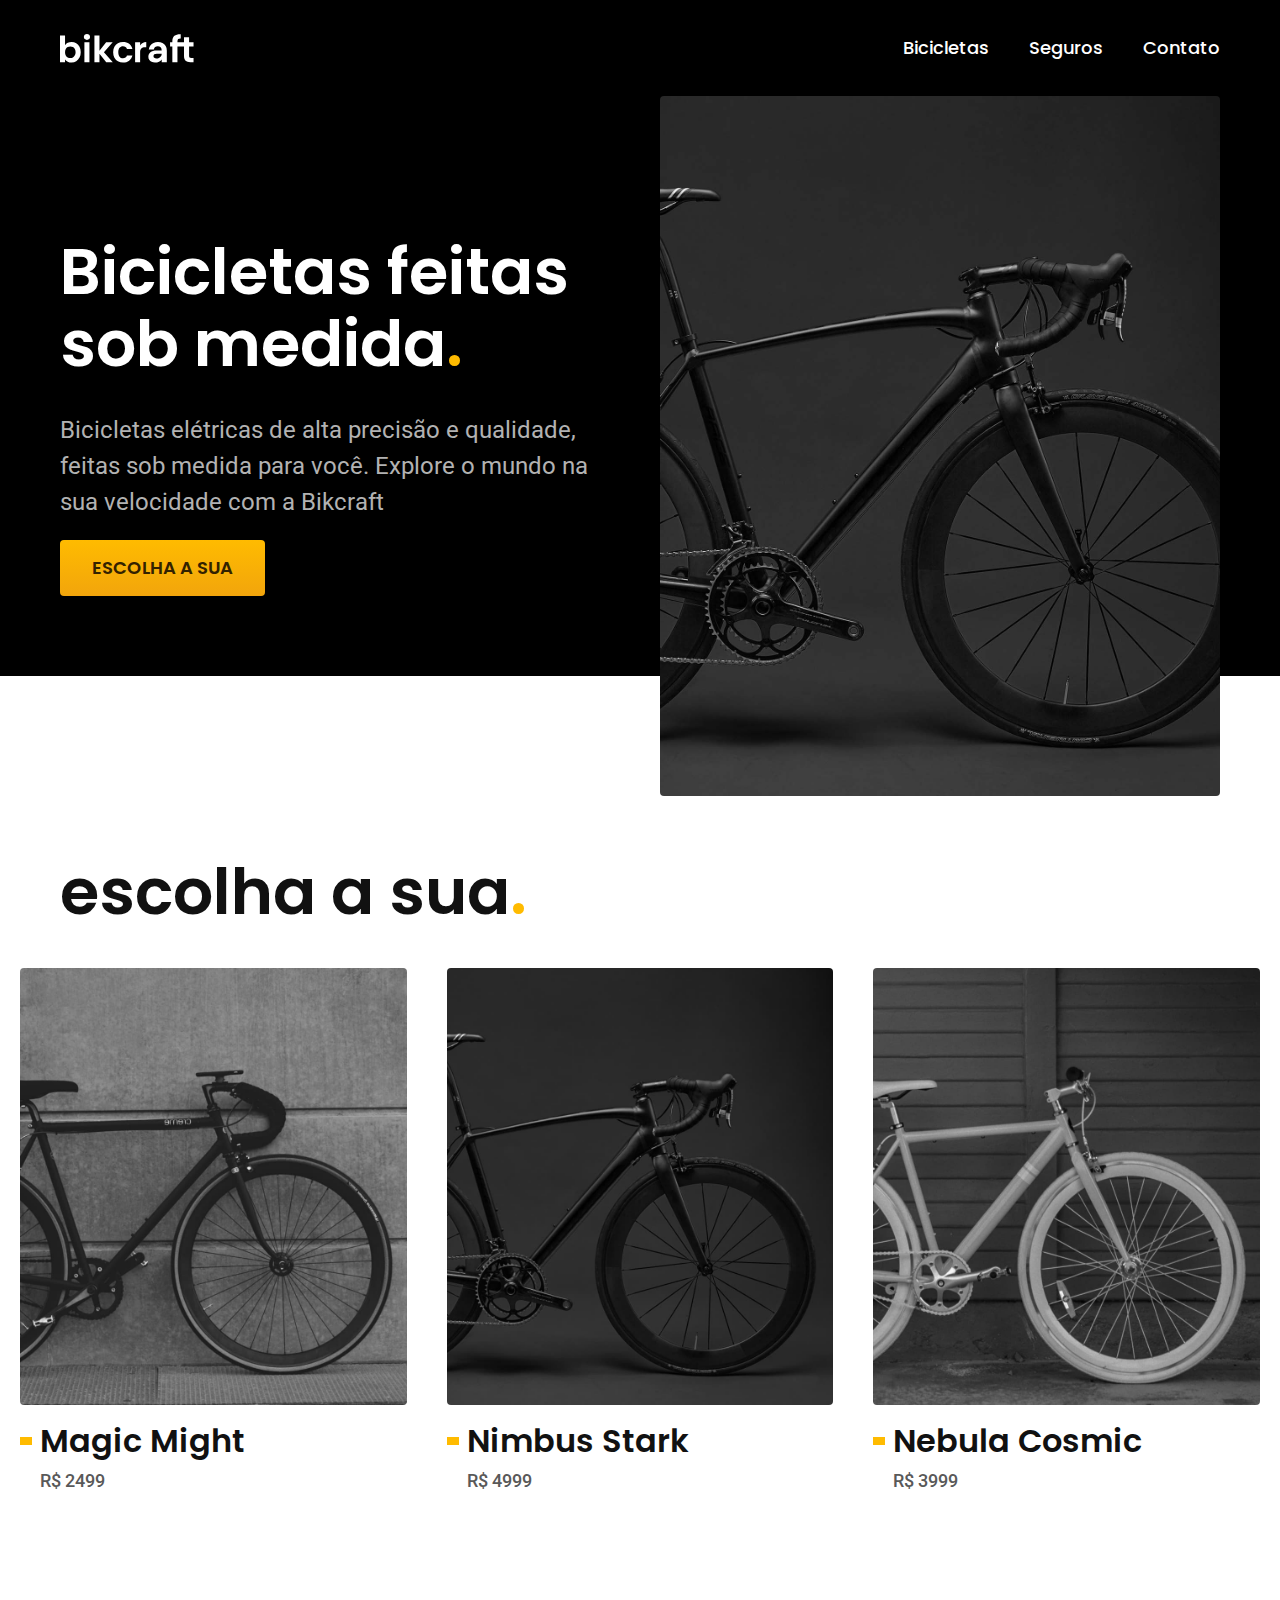
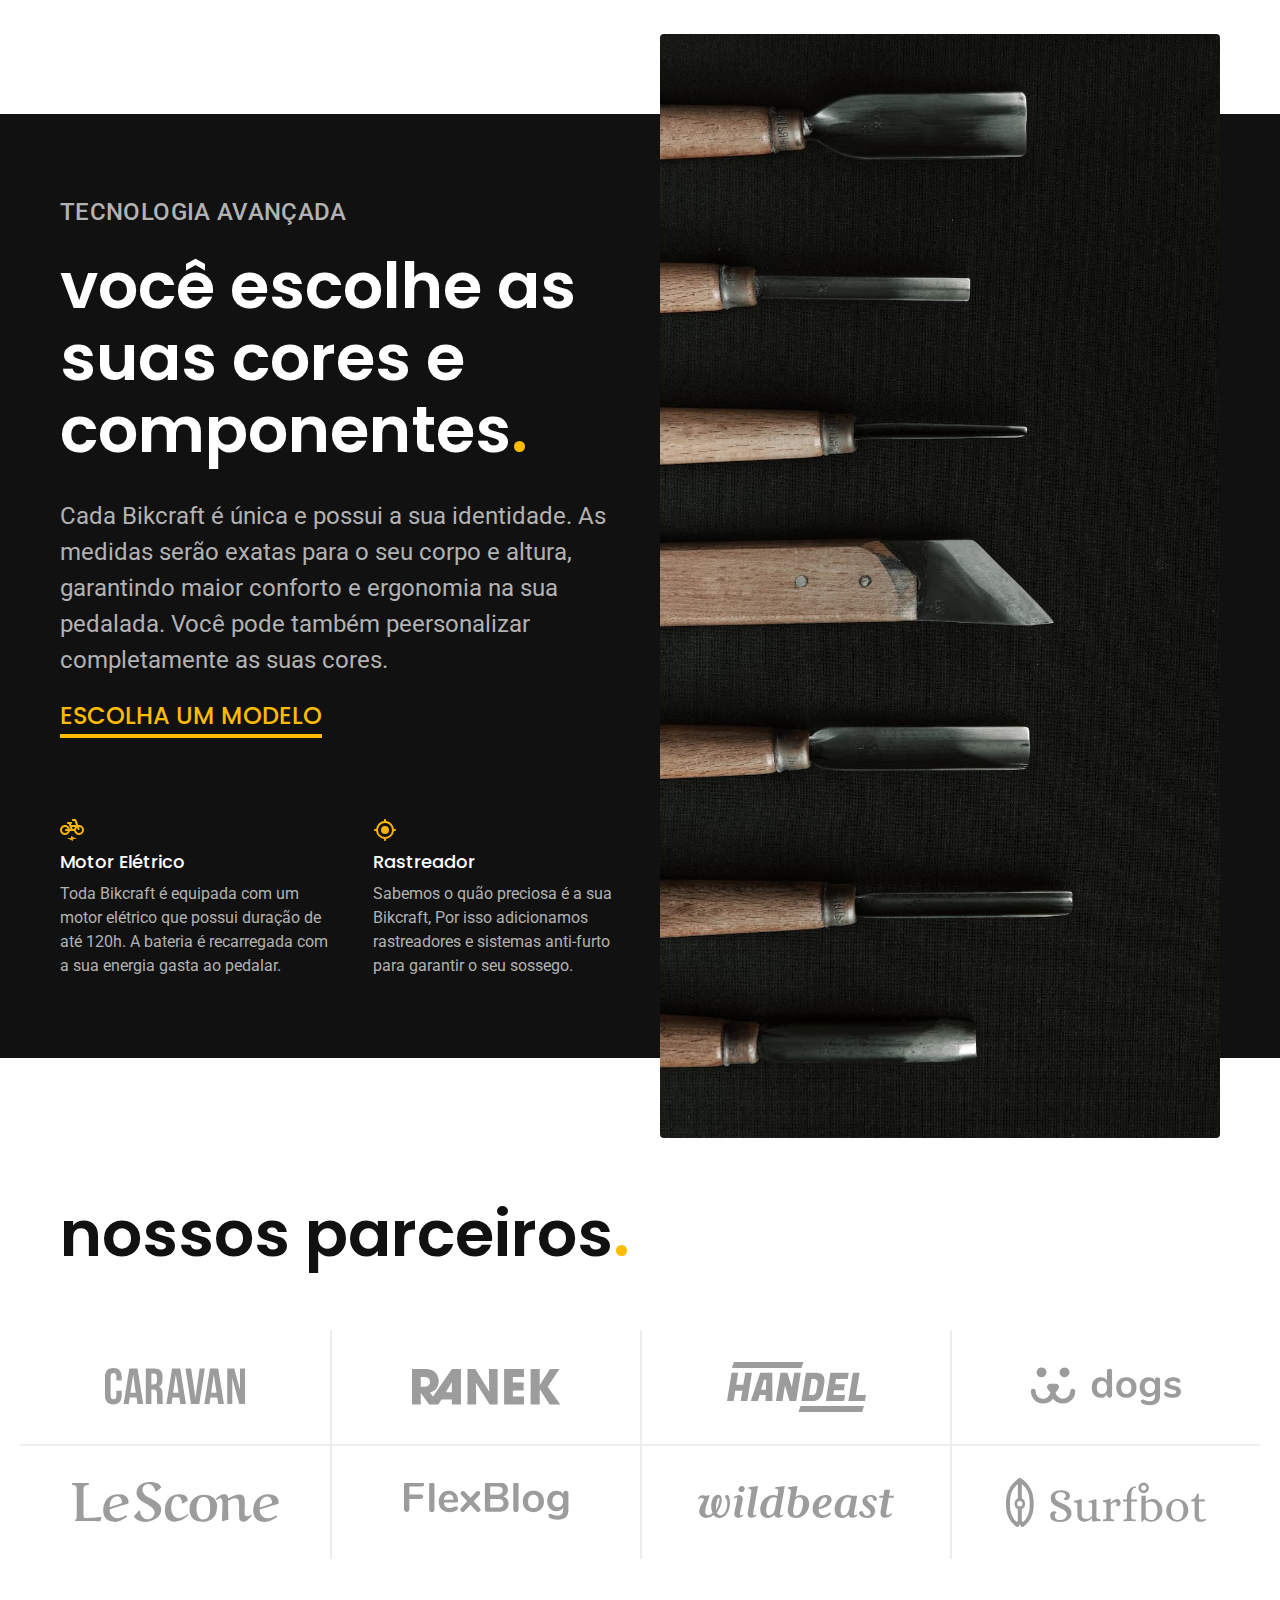
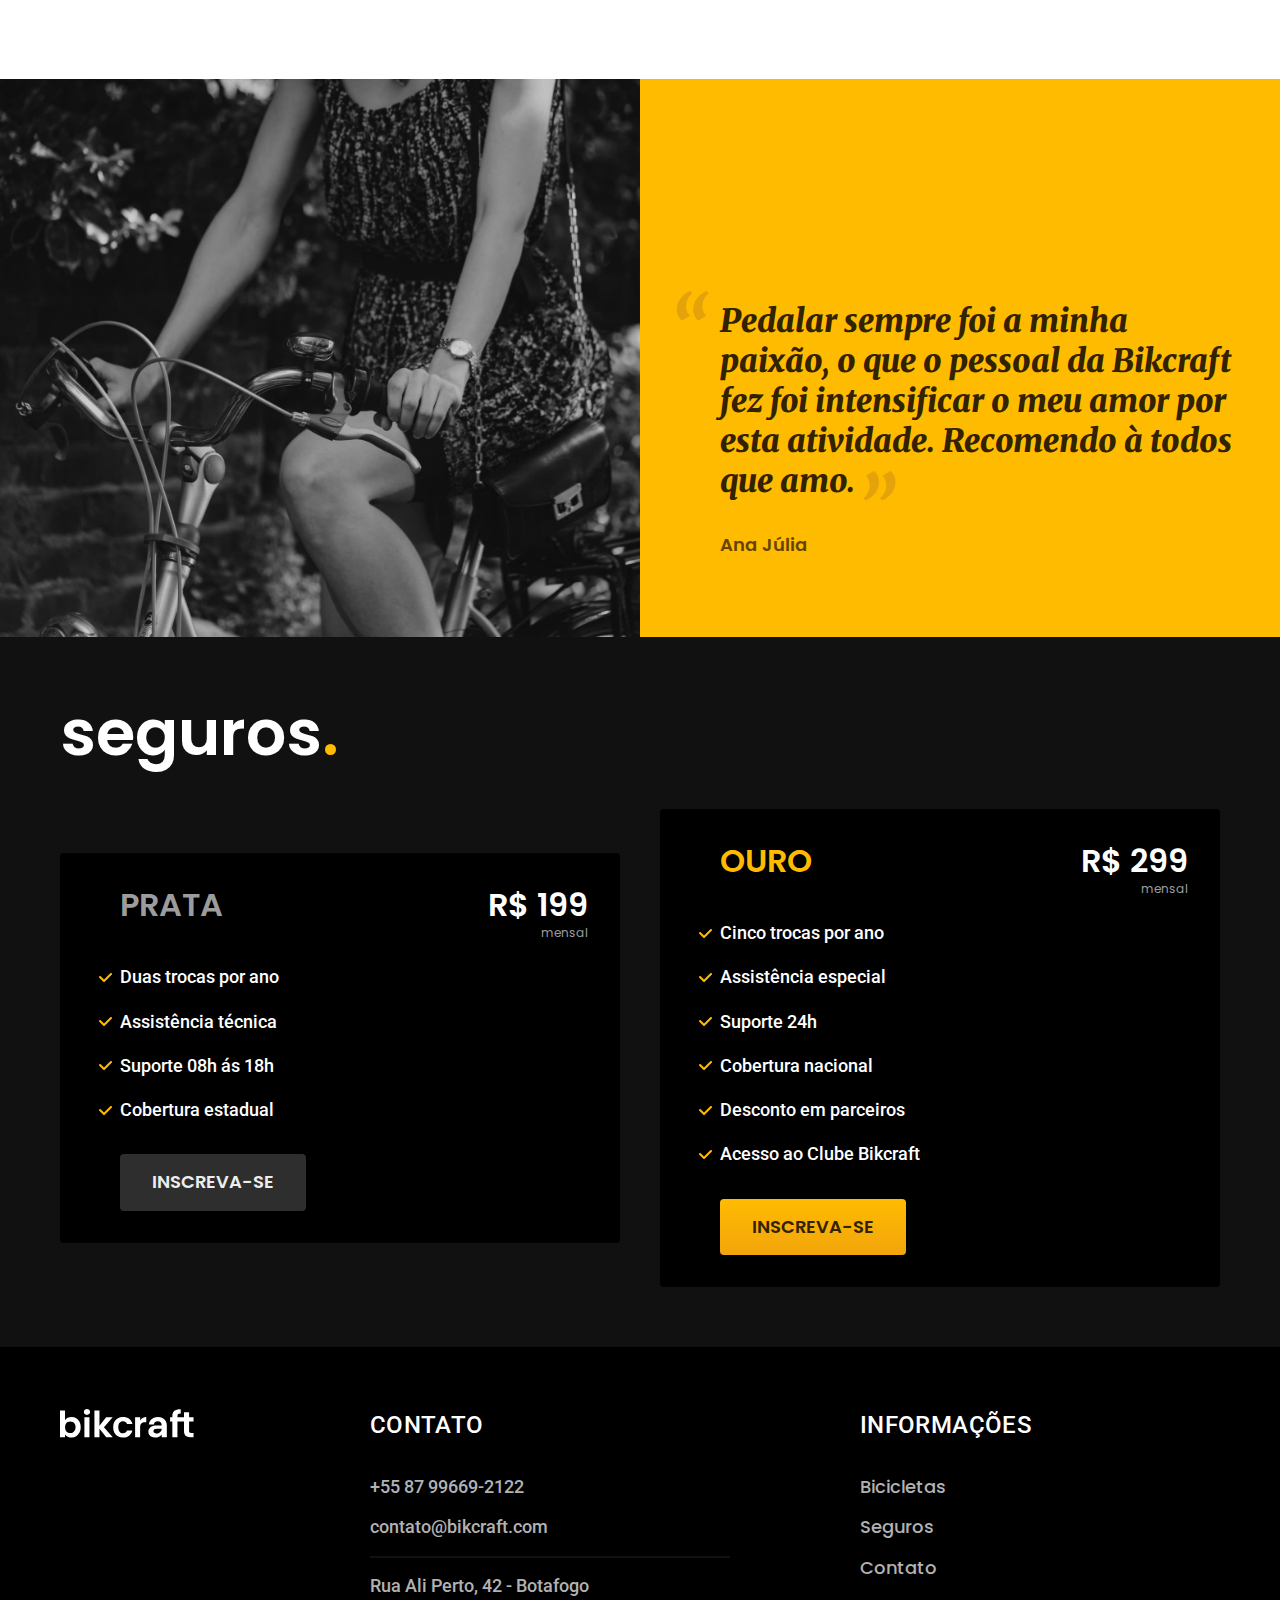
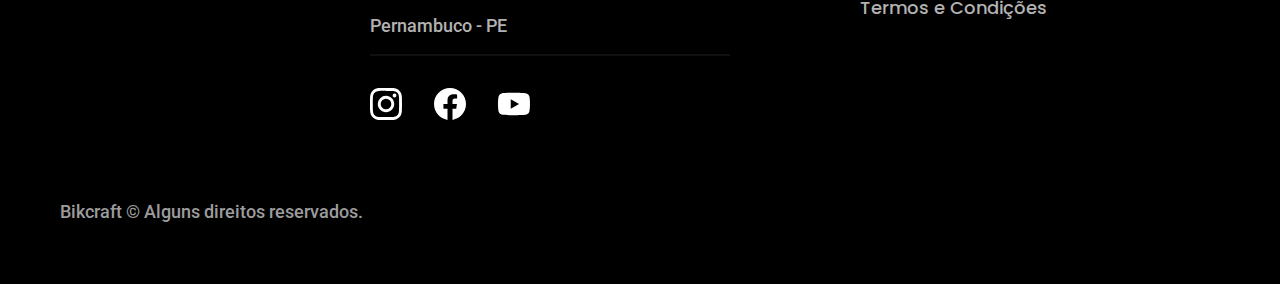
<file: index.html>
<!DOCTYPE html>
<html lang="pt-br">

<head>
  <meta charset="UTF-8">
  <meta http-equiv="X-UA-Compatible" content="IE=edge">
  <meta name="viewport" content="width=device-width, initial-scale=1.0">
  <meta name="descripiton" content="Bicicletas elétricas de alta precisão e qualidade, feitas sob medida para o cliente. Explore o mundo na sua velocidade com a Bikcraft.">
  <title>Bikcraft - Bicicletas Elétricas</title>

  <link rel="stylesheet" href="./css/style.css">

  <link rel="preconnect" href="https://fonts.googleapis.com">
  <link rel="preconnect" href="https://fonts.gstatic.com" crossorigin>
  <link href="https://fonts.googleapis.com/css2?family=Merriweather:ital,wght@1,900&family=Poppins:wght@400;600&family=Roboto:wght@400;500&display=swap" rel="stylesheet">
</head>

<body>
  <header class="header-bg">
    <div class="header container">

      <a href="./">
        <img src="./img/bikcraft.svg" alt="Bikcraft">
      </a>
      <nav aria-label="primaria">
        <ul class="header-menu font-1-m">
          <li><a href="./bicicletas.html">Bicicletas</a></li>
          <li><a href="./seguros.html">Seguros</a></li>
          <li><a href="./contato.html">Contato</a></li>
        </ul>
      </nav>

    </div>
  </header>

  <main class="introducao-bg">
    <div class="introducao container">
      <div class="introducao-conteudo">
        <h1 class="font-1-xxl">Bicicletas feitas sob medida<span class="cor-p1">.</span></h1>
        <p class="font-2-l">Bicicletas elétricas de alta precisão e qualidade, feitas sob medida para você. Explore o mundo na sua velocidade com a Bikcraft</p>
        <a class="botao" href="./bicicletas.html">Escolha a sua</a>
      </div>
      <div>
        <img src="./img/fotos/introducao.jpg" alt="Bicicleta elétrica preta">
      </div>
    </div>

  </main>

  <article class="bicicletas-listas">
    <h2 class="container font-1-xxl">escolha a sua<span class="cor-p1">.</span></h2>
    <ul>
      <li>
        <a href="./bibicletas/magic.html">
          <img src="./img/bicicletas/magic-home.jpg" alt="Bicicleta preta">
          <h3 class="font-1-xl">Magic Might</h3>
          <span class="font-2-m cor-8">R$ 2499</span>
        </a>
      </li>
      <li>
        <a href="./bibicletas/nimbus.html">
          <img src="./img/bicicletas/nimbus-home.jpg" alt="Bicicleta preta">
          <h3 class="font-1-xl">Nimbus Stark</h3>
          <span class="font-2-m cor-8">R$ 4999</span>
        </a>
      </li>
      <li>
        <a href="./bibicletas/nebula.html">
          <img src="./img/bicicletas/nebula-home.jpg" alt="Bicicleta preta">
          <h3 class="font-1-xl">Nebula Cosmic</h3>
          <span class="font-2-m cor-8">R$ 3999</span>
        </a>
      </li>

    </ul>
  </article>

  <article class="tecnologia-bg">
    <div class="tecnologia container">
      <div class="tecnologia-conteudo">
        <span class="font-2-l-b cor-5">Tecnologia Avançada</span>
        <h2 class="font-1-xxl cor-0">você escolhe as suas cores e componentes<span class="cor-p1">.</span></h2>
        <p class="font-2-l cor-5">Cada Bikcraft é única e possui a sua identidade. As medidas serão exatas para o seu corpo e altura, garantindo maior conforto e ergonomia na sua pedalada. Você pode também peersonalizar completamente as suas cores.</p>
        <a class="link" href="./bicicletas.html">Escolha um modelo</a>
        <div class="tecnologia-vantagens">
          <div>
            <img src="./img/icones/eletrica.svg" alt="">
            <h3 class="font-1-m cor-0">Motor Elétrico</h3>
            <p class="font-2-s cor-5">Toda Bikcraft é equipada com um motor elétrico que possui duração de até 120h. A bateria é recarregada com a sua energia gasta ao pedalar.</p>
          </div>
          <div>
            <img src="./img/icones/rastreador.svg" alt="">
            <h3 class="font-1-m cor-0">Rastreador</h3>
            <p class="font-2-s cor-5">Sabemos o quão preciosa é a sua Bikcraft, Por isso adicionamos rastreadores e sistemas anti-furto para garantir o seu sossego.</p>
          </div>
        </div>
      </div>

      <div class="tecnologia-imagem">
        <img src="/img/fotos/tecnologia.jpg" alt="">
      </div>
    </div>

  </article>

  <section class="parceiros" aria-label="Nossos Parceiros">
    <h2 class="container font-1-xxl">nossos parceiros<span class="cor-p1">.</span></h2>
    <ul>
      <li><img src="/img/parceiros/caravan.svg" alt="caravan"></li>
      <li><img src="/img/parceiros/ranek.svg" alt="ranek"></li>
      <li><img src="/img/parceiros/handel.svg" alt="handel"></li>
      <li><img src="/img/parceiros/dogs.svg" alt="dogs"></li>
      <li><img src="/img/parceiros/lescone.svg" alt="lescone"></li>
      <li><img src="/img/parceiros/flexblog.svg" alt="flexblog"></li>
      <li><img src="/img/parceiros/wildbeast.svg" alt="wildbeast"></li>
      <li><img src="/img/parceiros/surfbot.svg" alt="surfbot"></li>

    </ul>
  </section>

  <section aria-label="Depoimento" class="depoimento">
    <div>
      <img src="./img/fotos/depoimento.jpg" alt="Pessoa pedalando uma bicicletas Bikcraft">
    </div>
    <div class="depoimento-conteudo">
      <blockquote class="font-1-xl cor-p5">
        <p>Pedalar sempre foi a minha paixão, o que o pessoal da Bikcraft fez foi intensificar o meu amor por esta atividade. Recomendo à todos que amo.</p>
      </blockquote>
      <span class="font-1-m-b cor-p4">Ana Júlia</span>
    </div>
  </section>

  <article class="seguros-bg">
    <div class="seguros container">
      <h2 class="font-1-xxl cor-0">seguros<span class="cor-p1">.</span></h2>
      <div class="seguros-item">
        <h3 class="font-1-xl cor-6">PRATA</h3>
        <span class="font-1-xl cor-0">R$ 199 <span class="font-1-xs cor-6">mensal</span></span>
        <ul class="font-2-m cor-0">
          <li>Duas trocas por ano</li>
          <li>Assistência técnica</li>
          <li>Suporte 08h ás 18h</li>
          <li>Cobertura estadual</li>
        </ul>
        <a class="botao secundario" href="./orcamento.html">Inscreva-se</a>
      </div>

      <div class="seguros-item">
        <h3 class="font-1-xl cor-p1">OURO</h3>
        <span class="font-1-xl cor-0">R$ 299 <span class="font-1-xs cor-6">mensal</span></span>
        <ul class="font-2-m cor-0">
          <li>Cinco trocas por ano</li>
          <li>Assistência especial</li>
          <li>Suporte 24h</li>
          <li>Cobertura nacional</li>
          <li>Desconto em parceiros</li>
          <li>Acesso ao Clube Bikcraft</li>
        </ul>
        <a class="botao" href="./orcamento.html">Inscreva-se</a>
      </div>
    </div>
  </article>

  <footer class="footer-bg">
    <div class="footer container">
      <img src="./img/bikcraft.svg" alt="Bikcraft">
      <div class="footer-contato">

        <h3 class="font-2-l-b cor-0">Contato</h3>
        <ul class="font-2-m cor-5">
          <li><a href="tel:+5587999999999">+55 87 99669-2122</a></li>
          <li><a href="mailto">contato@bikcraft.com</a></li>
          <li>Rua Ali Perto, 42 - Botafogo</li>
          <li>Pernambuco - PE</li>
        </ul>
        <div class="footer-redes">
          <a href="./">
            <img src="./img/redes/instagram.svg" alt="Instagram">
          </a>
          <a href="./">
            <img src="./img/redes/facebook.svg" alt="Facebook">
          </a>
          <a href="./">
            <img src="./img/redes/youtube.svg" alt="Youtube">
          </a>
        </div>

      </div>
      <div class="footer-informacoes">
        <h3 class="font-2-l-b cor-0">Informações</h3>
        <nav>
          <ul class="font-1-m cor-5">
            <li><a href="./bicicletas.html">Bicicletas</a></li>
            <li><a href="./seguros.html">Seguros</a></li>
            <li><a href="./contato.html">Contato</a></li>
            <li><a href="./termos.html">Termos e Condições</a></li>
          </ul>
        </nav>
      </div>
      <p class="font-2-m cor-6 footer-copy">Bikcraft © Alguns direitos reservados.</p>
    </div>
  </footer>
</body>

</html>
</file>
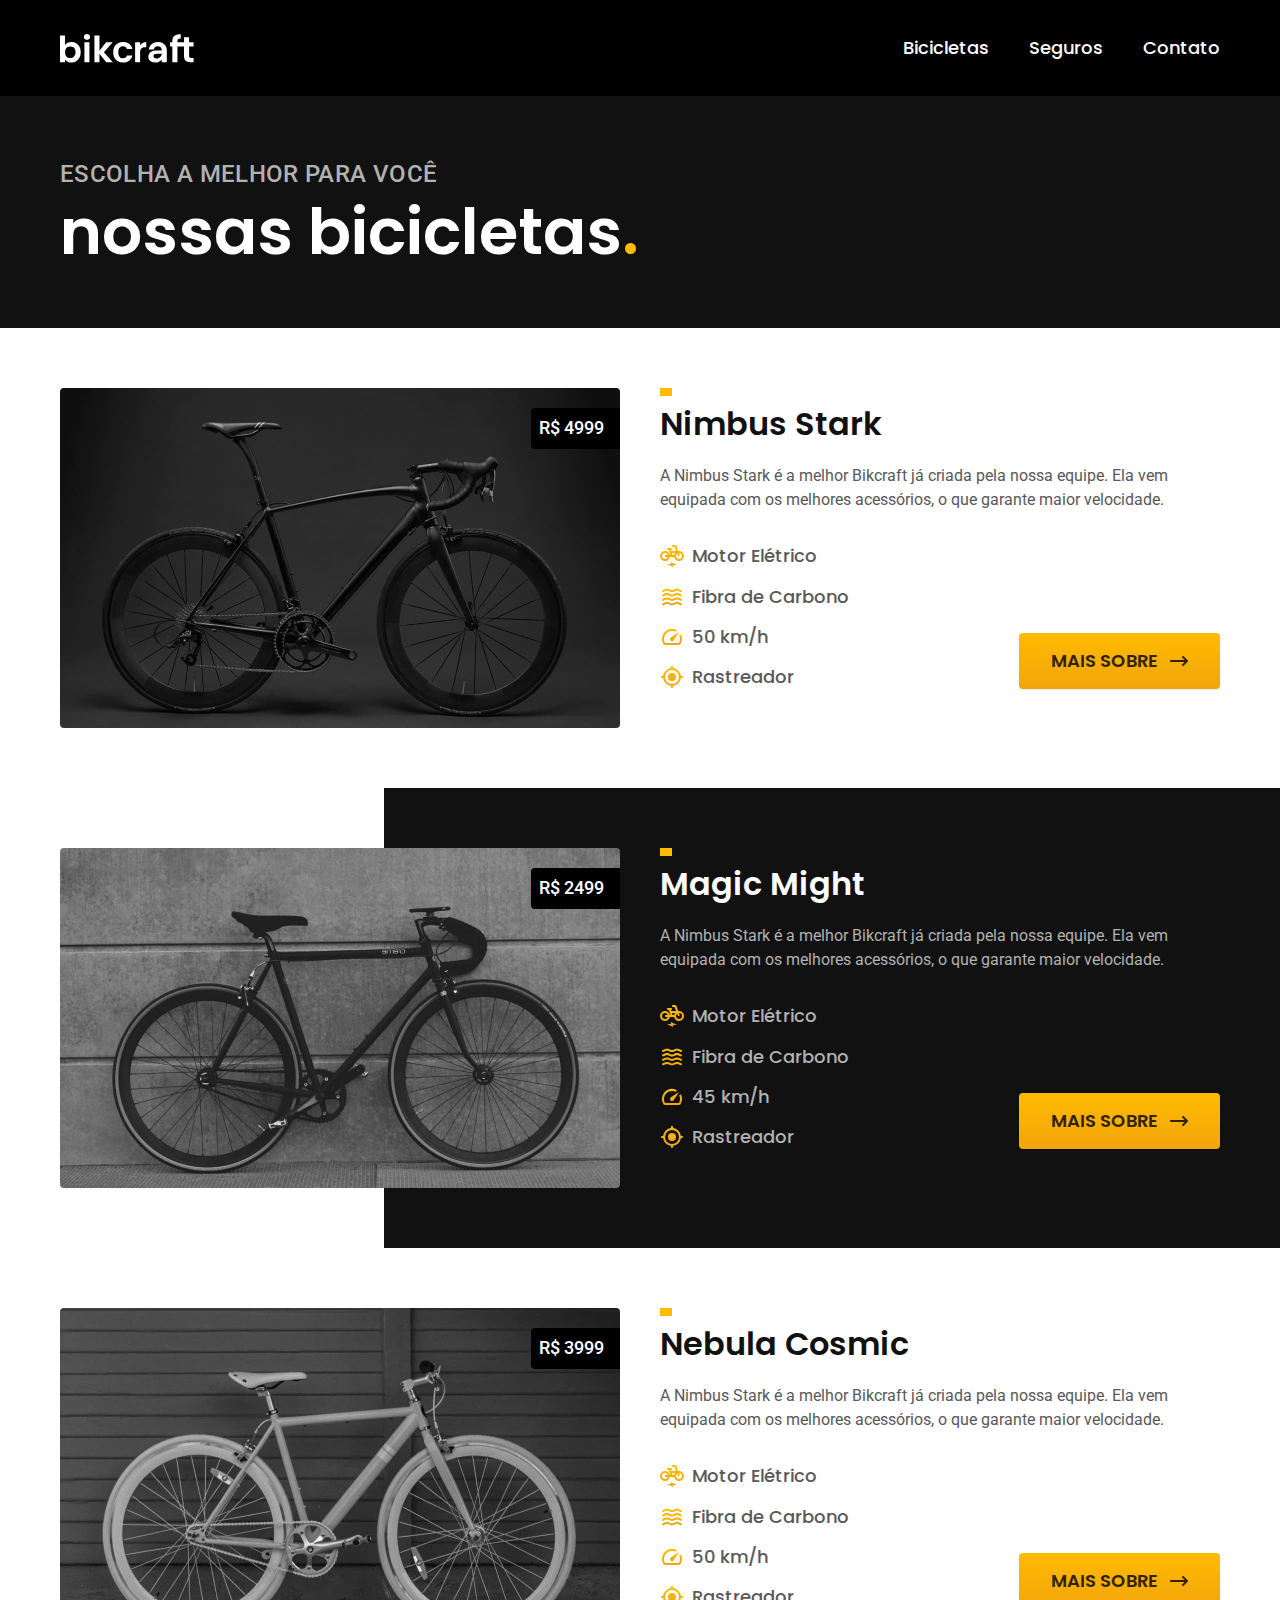
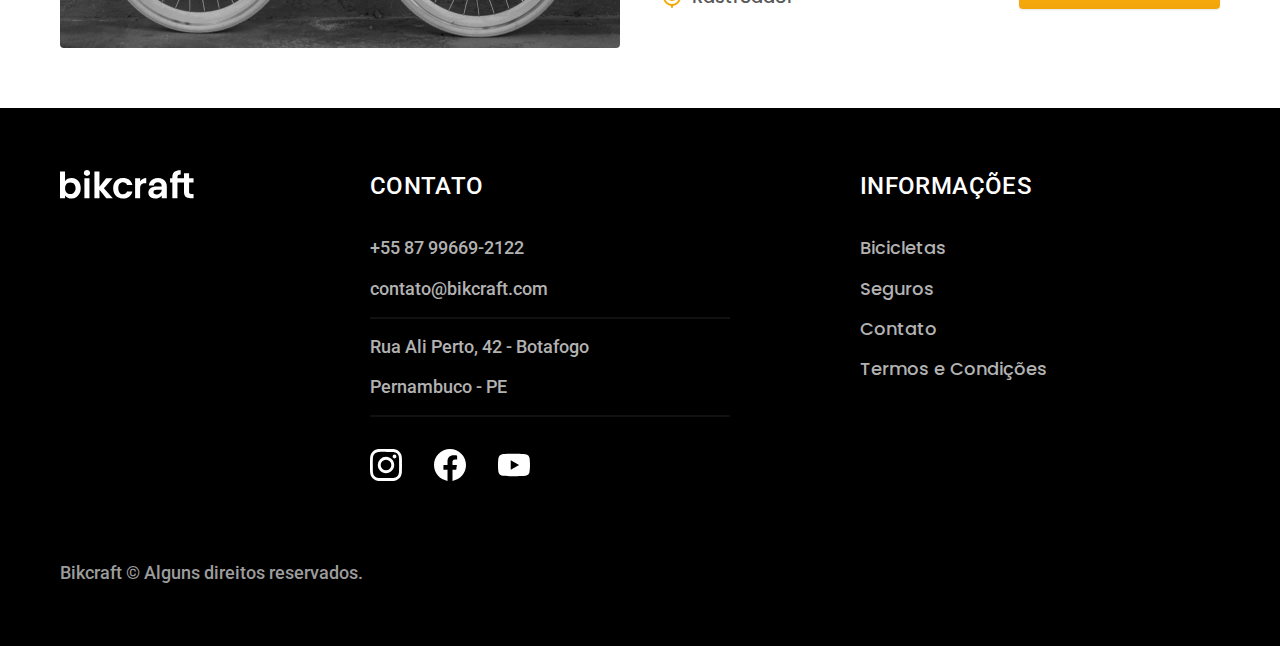
<file: bicicletas.html>
<!DOCTYPE html>
<html lang="pt-br">

<head>
  <meta charset="UTF-8">
  <meta http-equiv="X-UA-Compatible" content="IE=edge">
  <meta name="viewport" content="width=device-width, initial-scale=1.0">
  <meta name="descripiton" content="Bicicletas">
  <title>Bicicletas | Bikcraft</title>

  <link rel="stylesheet" href="./css/style.css">

  <link rel="preconnect" href="https://fonts.googleapis.com">
  <link rel="preconnect" href="https://fonts.gstatic.com" crossorigin>
  <link href="https://fonts.googleapis.com/css2?family=Merriweather:ital,wght@1,900&family=Poppins:wght@400;600&family=Roboto:wght@400;500&display=swap" rel="stylesheet">
</head>

<body id="bicicletas">
  <header class="header-bg">
    <div class="header container">

      <a href="./">
        <img src="./img/bikcraft.svg" alt="Bikcraft">
      </a>
      <nav aria-label="primaria">
        <ul class="header-menu font-1-m">
          <li><a href="./bicicletas.html">Bicicletas</a></li>
          <li><a href="./seguros.html">Seguros</a></li>
          <li><a href="./contato.html">Contato</a></li>
        </ul>
      </nav>

    </div>
  </header>

  <main>
    <div class="titulo-bg">
      <div class="titulo container">
        <p class="font-2-l-b cor-5">Escolha a melhor para você</p>
        <h1 class="font-1-xxl cor-0">nossas bicicletas<span class="cor-p1">.</span></h1>
      </div>
    </div>

    <div class="bicicletas container">
      <div class="bicicletas-imagem">
        <img src="./img/bicicletas/nimbus.jpg" alt="Bicicleta Preta">
        <span class="font-2-m cor-0">R$ 4999</span>
      </div>
      <div class="bicicletas-conteudo">
        <h2 class="font-1-xl">Nimbus Stark</h2>
        <p class="font-2-s cor-8">A Nimbus Stark é a melhor Bikcraft já criada pela nossa equipe. Ela vem equipada com os melhores acessórios, o que garante maior velocidade.</p>
        <ul class="font-1-m cor-8">
          <li><img src="./img/icones/eletrica.svg" alt="">Motor Elétrico</li>
          <li><img src="./img/icones/carbono.svg" alt="">Fibra de Carbono</li>
          <li><img src="./img/icones/velocidade.svg" alt="">50 km/h</li>
          <li><img src="./img/icones/rastreador.svg" alt="">Rastreador</li>
        </ul>
        <a class="botao seta" href="./bibicletas/nimbus.html">Mais Sobre</a>
      </div>
    </div>

    <div class="bicicletas-bg">
      <div class="bicicletas container">
        <div class="bicicletas-imagem">
          <img src="./img/bicicletas/magic.jpg" alt="Bicicleta Preta">
          <span class="font-2-m cor-0">R$ 2499</span>
        </div>
        <div class="bicicletas-conteudo">
          <h2 class="font-1-xl cor-0">Magic Might</h2>
          <p class="font-2-s cor-5">A Nimbus Stark é a melhor Bikcraft já criada pela nossa equipe. Ela vem equipada com os melhores acessórios, o que garante maior velocidade.</p>
          <ul class="font-1-m cor-5">
            <li><img src="./img/icones/eletrica.svg" alt="">Motor Elétrico</li>
            <li><img src="./img/icones/carbono.svg" alt="">Fibra de Carbono</li>
            <li><img src="./img/icones/velocidade.svg" alt="">45 km/h</li>
            <li><img src="./img/icones/rastreador.svg" alt="">Rastreador</li>
          </ul>
          <a class="botao seta" href="./bibicletas/magic.html">Mais Sobre</a>

        </div>
      </div>
    </div>

    <div class="bicicletas container">
      <div class="bicicletas-imagem">
        <img src="./img/bicicletas/nebula.jpg" alt="Bicicleta Preta">
        <span class="font-2-m cor-0">R$ 3999</span>
      </div>
      <div class="bicicletas-conteudo">
        <h2 class="font-1-xl">Nebula Cosmic</h2>
        <p class="font-2-s cor-8">A Nimbus Stark é a melhor Bikcraft já criada pela nossa equipe. Ela vem equipada com os melhores acessórios, o que garante maior velocidade.</p>
        <ul class="font-1-m cor-8">
          <li><img src="./img/icones/eletrica.svg" alt="">Motor Elétrico</li>
          <li><img src="./img/icones/carbono.svg" alt="">Fibra de Carbono</li>
          <li><img src="./img/icones/velocidade.svg" alt="">50 km/h</li>
          <li><img src="./img/icones/rastreador.svg" alt="">Rastreador</li>
        </ul>
        <a class="botao seta" href="./bibicletas/nebula.html">Mais Sobre</a>

      </div>
    </div>

  </main>

  <footer class="footer-bg">
    <div class="footer container">
      <img src="./img/bikcraft.svg" alt="Bikcraft">
      <div class="footer-contato">

        <h3 class="font-2-l-b cor-0">Contato</h3>
        <ul class="font-2-m cor-5">
          <li><a href="tel:+5587999999999">+55 87 99669-2122</a></li>
          <li><a href="mailto">contato@bikcraft.com</a></li>
          <li>Rua Ali Perto, 42 - Botafogo</li>
          <li>Pernambuco - PE</li>
        </ul>
        <div class="footer-redes">
          <a href="./">
            <img src="./img/redes/instagram.svg" alt="Instagram">
          </a>
          <a href="./">
            <img src="./img/redes/facebook.svg" alt="Facebook">
          </a>
          <a href="./">
            <img src="./img/redes/youtube.svg" alt="Youtube">
          </a>
        </div>

      </div>
      <div class="footer-informacoes">
        <h3 class="font-2-l-b cor-0">Informações</h3>
        <nav>
          <ul class="font-1-m cor-5">
            <li><a href="./bicicletas.html">Bicicletas</a></li>
            <li><a href="./seguros.html">Seguros</a></li>
            <li><a href="./contato.html">Contato</a></li>
            <li><a href="./termos.html">Termos e Condições</a></li>
          </ul>
        </nav>
      </div>
      <p class="font-2-m cor-6 footer-copy">Bikcraft © Alguns direitos reservados.</p>
    </div>
  </footer>
</body>

</html>
</file>
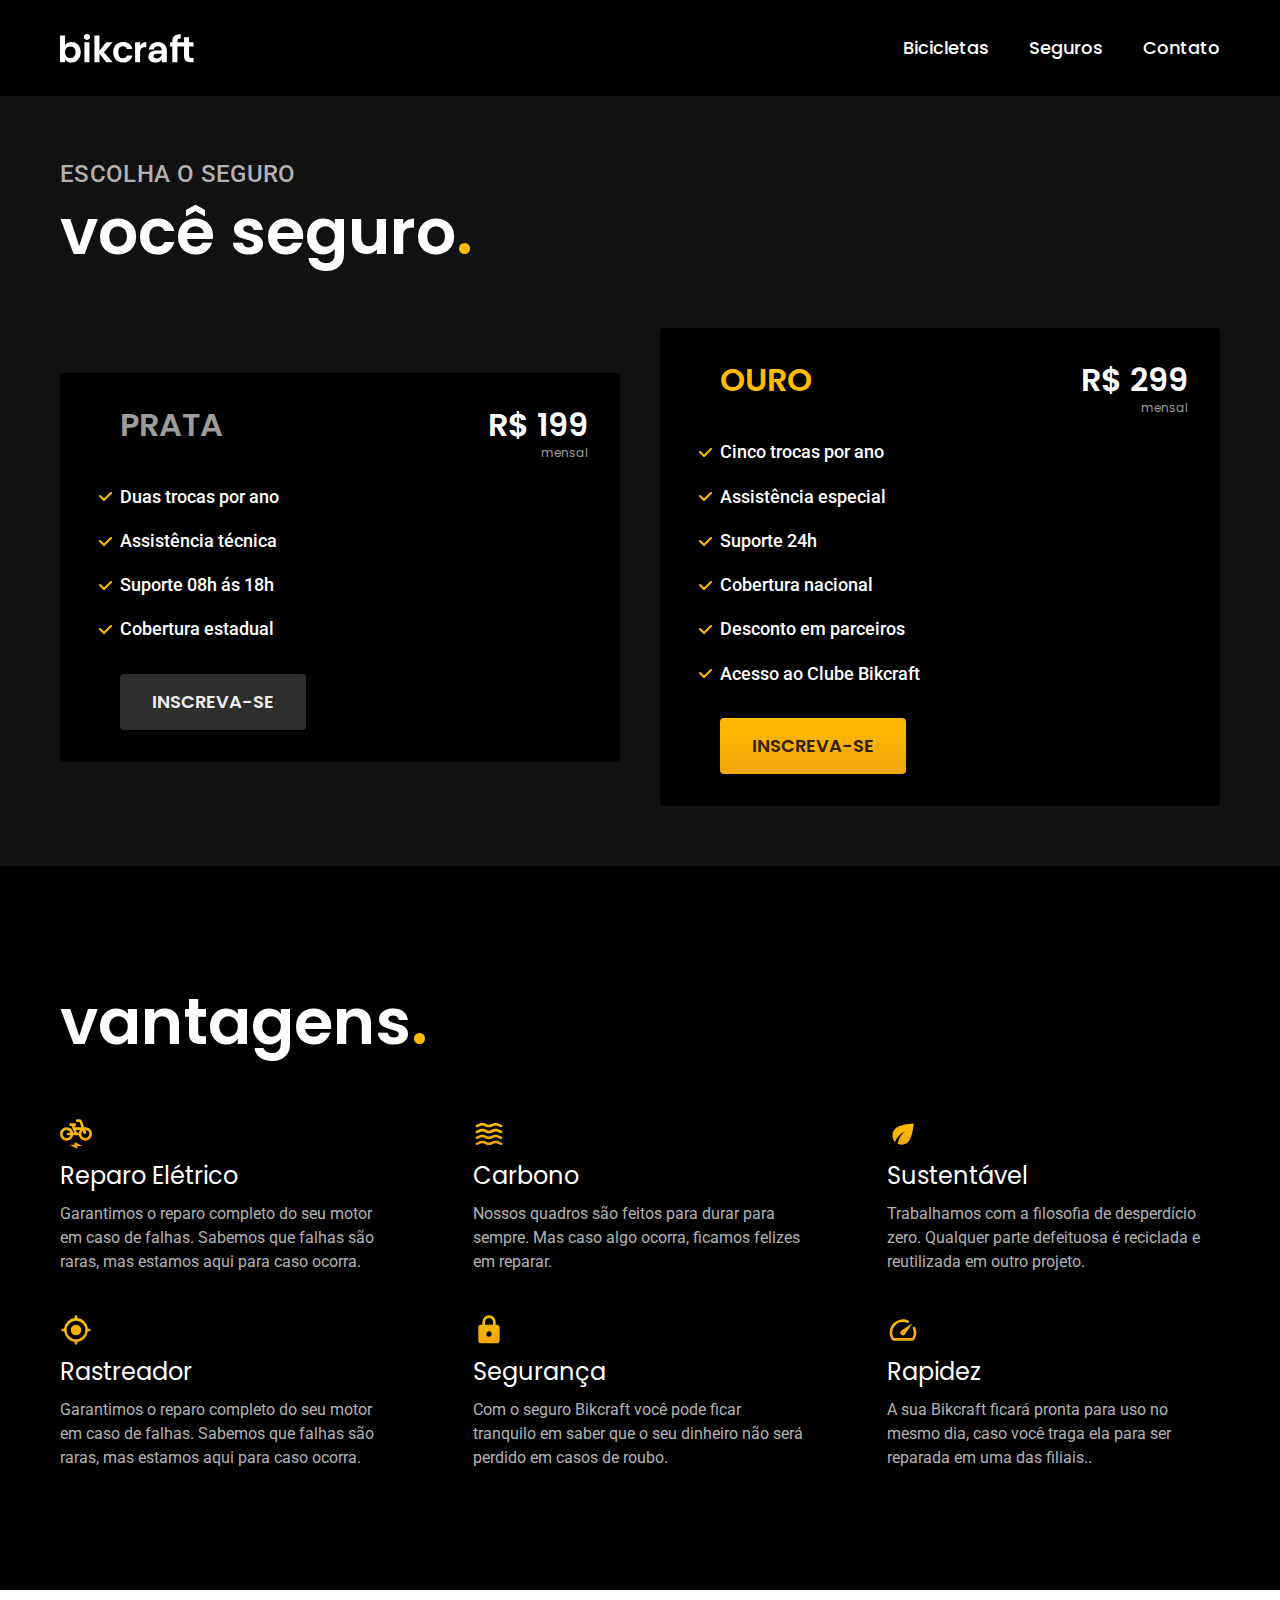
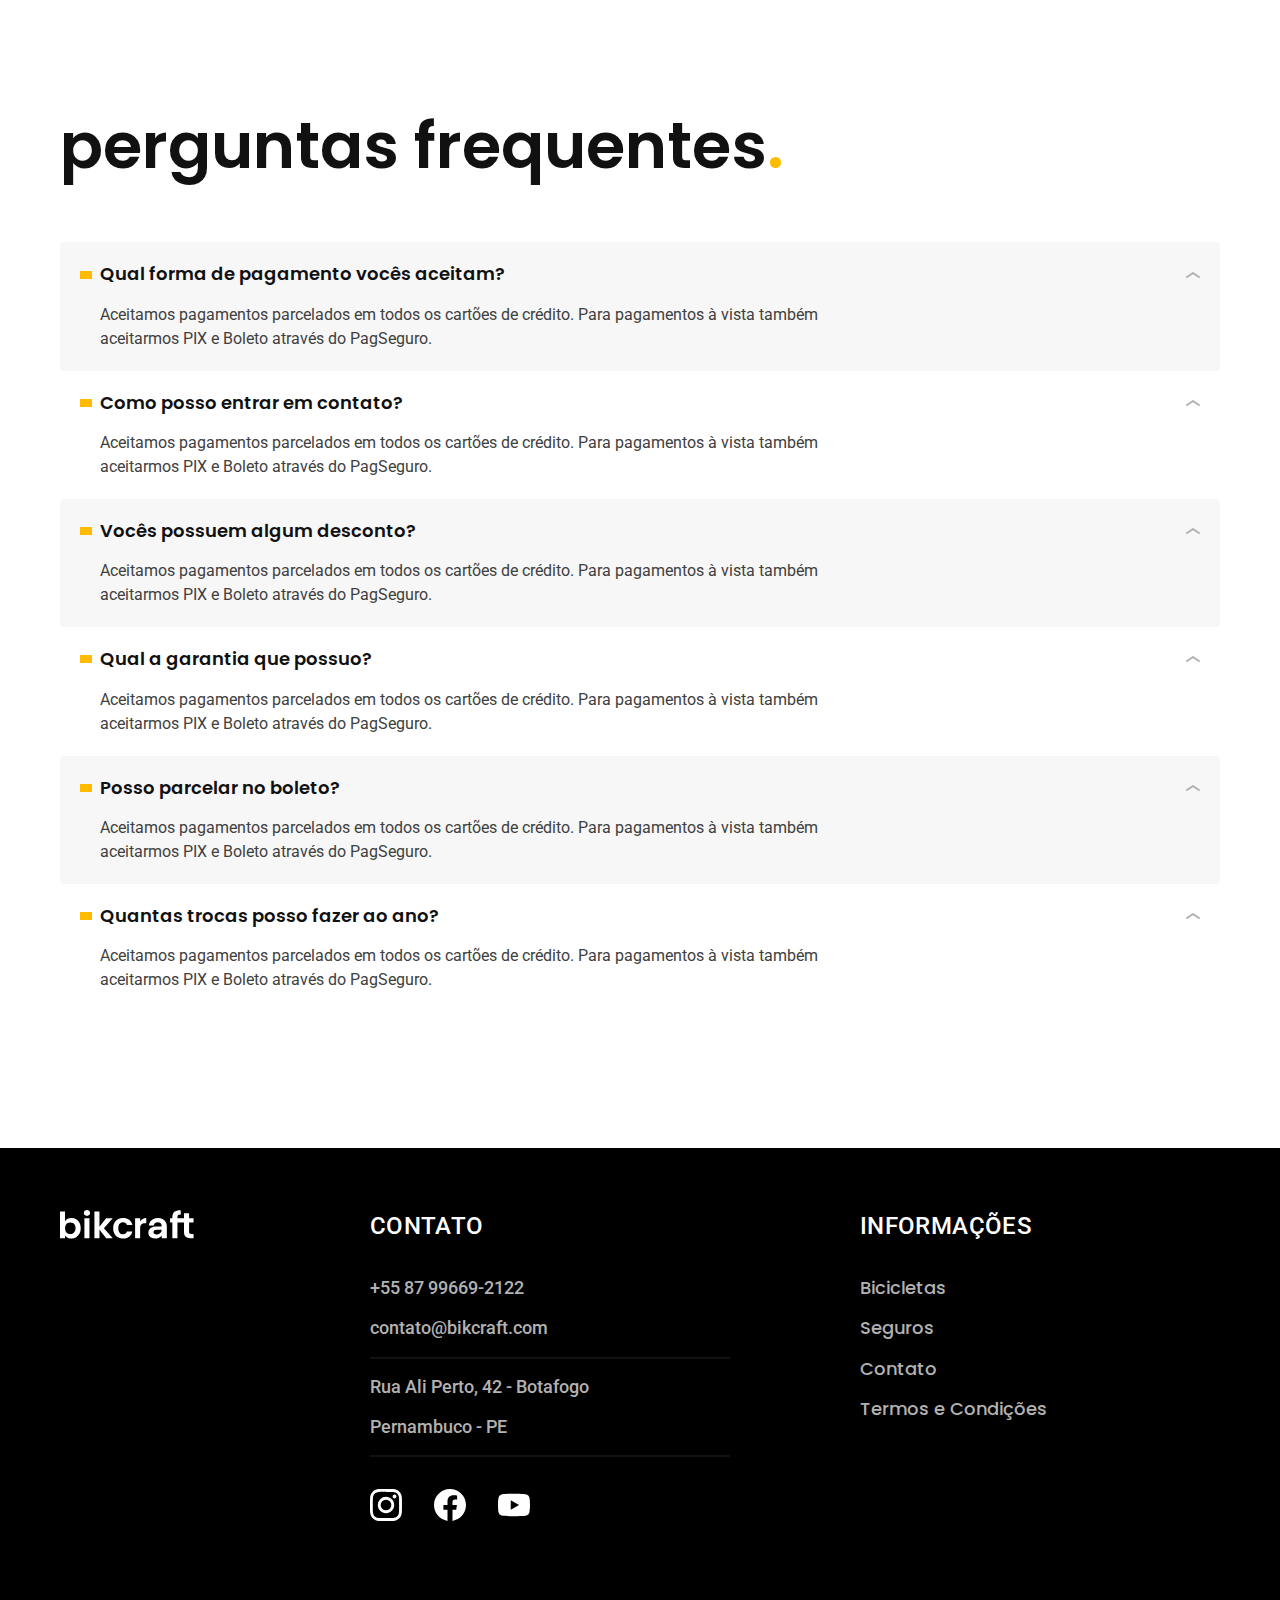
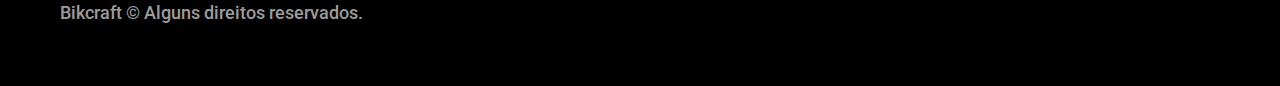
<file: seguros.html>
<!DOCTYPE html>
<html lang="pt-br">

<head>
  <meta charset="UTF-8">
  <meta http-equiv="X-UA-Compatible" content="IE=edge">
  <meta name="viewport" content="width=device-width, initial-scale=1.0">
  <meta name="descripiton" content="Termos e Condições">
  <title>Seguros | Bikcraft</title>

  <link rel="stylesheet" href="./css/style.css">

  <link rel="preconnect" href="https://fonts.googleapis.com">
  <link rel="preconnect" href="https://fonts.gstatic.com" crossorigin>
  <link href="https://fonts.googleapis.com/css2?family=Merriweather:ital,wght@1,900&family=Poppins:wght@400;600&family=Roboto:wght@400;500&display=swap" rel="stylesheet">
</head>

<body id="seguros">
  <header class="header-bg">
    <div class="header container">

      <a href="./">
        <img src="./img/bikcraft.svg" alt="Bikcraft">
      </a>
      <nav aria-label="primaria">
        <ul class="header-menu font-1-m">
          <li><a href="./bicicletas.html">Bicicletas</a></li>
          <li><a href="./seguros.html">Seguros</a></li>
          <li><a href="./contato.html">Contato</a></li>
        </ul>
      </nav>

    </div>
  </header>

  <main class="seguros-bg">
    <div class="titulo-bg">
      <div class="titulo container">
        <p class="font-2-l-b cor-5">Escolha o seguro</p>
        <h1 class="font-1-xxl cor-0">você seguro<span class="cor-p1">.</span></h1>
      </div>
    </div>

    <div class="seguros container">
      <div class="seguros-item">
        <h3 class="font-1-xl cor-6">PRATA</h3>
        <span class="font-1-xl cor-0">R$ 199 <span class="font-1-xs cor-6">mensal</span></span>
        <ul class="font-2-m cor-0">
          <li>Duas trocas por ano</li>
          <li>Assistência técnica</li>
          <li>Suporte 08h ás 18h</li>
          <li>Cobertura estadual</li>
        </ul>
        <a class="botao secundario" href="./orcamento.html">Inscreva-se</a>
      </div>

      <div class="seguros-item">
        <h3 class="font-1-xl cor-p1">OURO</h3>
        <span class="font-1-xl cor-0">R$ 299 <span class="font-1-xs cor-6">mensal</span></span>
        <ul class="font-2-m cor-0">
          <li>Cinco trocas por ano</li>
          <li>Assistência especial</li>
          <li>Suporte 24h</li>
          <li>Cobertura nacional</li>
          <li>Desconto em parceiros</li>
          <li>Acesso ao Clube Bikcraft</li>
        </ul>
        <a class="botao" href="./orcamento.html">Inscreva-se</a>
      </div>
    </div>
  </main>

  <article class="vantagens-bg">
    <div class="vantagens container">
      <h2 class="font-1-xxl cor-0">vantagens<span class="cor-p1">.</span></h2>
      <ul>
        <li>
          <img src="./img/icones/eletrica.svg" alt="">
          <h3 class="font-1-l cor-0">Reparo Elétrico</h3>
          <p class="font-2-s cor-5">Garantimos o reparo completo do seu motor em caso de falhas. Sabemos que falhas são raras, mas estamos aqui para caso ocorra.</p>
        </li>
        <li>
          <img src="./img/icones/carbono.svg" alt="">
          <h3 class="font-1-l cor-0">Carbono</h3>
          <p class="font-2-s cor-5">Nossos quadros são feitos para durar para sempre. Mas caso algo ocorra, ficamos felizes em reparar.</p>
        </li>
        <li>
          <img src="./img/icones/sustentavel.svg" alt="">
          <h3 class="font-1-l cor-0">Sustentável</h3>
          <p class="font-2-s cor-5">Trabalhamos com a filosofia de desperdício zero. Qualquer parte defeituosa é reciclada e reutilizada em outro projeto.</p>
        </li>
        <li>
          <img src="./img/icones/rastreador.svg" alt="">
          <h3 class="font-1-l cor-0">Rastreador</h3>
          <p class="font-2-s cor-5">Garantimos o reparo completo do seu motor em caso de falhas. Sabemos que falhas são raras, mas estamos aqui para caso ocorra.</p>
        </li>
        <li>
          <img src="./img/icones/seguro.svg" alt="">
          <h3 class="font-1-l cor-0">Segurança</h3>
          <p class="font-2-s cor-5">Com o seguro Bikcraft você pode ficar tranquilo em saber que o seu dinheiro não será perdido em casos de roubo.</p>
        </li>
        <li>
          <img src="./img/icones/velocidade.svg" alt="">
          <h3 class="font-1-l cor-0">Rapidez</h3>
          <p class="font-2-s cor-5">A sua Bikcraft ficará pronta para uso no mesmo dia, caso você traga ela para ser reparada em uma das filiais..</p>
        </li>
      </ul>
    </div>

  </article>

  <article class="perguntas container">
    <h2 class="font-1-xxl">perguntas frequentes<span class="cor-p1">.</span></h2>

    <dl>
      <div>
        <dt class="font-1-m-b">Qual forma de pagamento vocês aceitam?</dt>
        <dd class="font-2-s cor-9">Aceitamos pagamentos parcelados em todos os cartões de crédito. Para pagamentos à vista também aceitarmos PIX e Boleto através do PagSeguro.</dd>
      </div>
      <div>
        <dt class="font-1-m-b">Como posso entrar em contato?</dt>
        <dd class="font-2-s cor-9">Aceitamos pagamentos parcelados em todos os cartões de crédito. Para pagamentos à vista também aceitarmos PIX e Boleto através do PagSeguro.</dd>
      </div>
      <div>
        <dt class="font-1-m-b">Vocês possuem algum desconto?</dt>
        <dd class="font-2-s cor-9">Aceitamos pagamentos parcelados em todos os cartões de crédito. Para pagamentos à vista também aceitarmos PIX e Boleto através do PagSeguro.</dd>
      </div>
      <div>
        <dt class="font-1-m-b">Qual a garantia que possuo?</dt>
        <dd class="font-2-s cor-9">Aceitamos pagamentos parcelados em todos os cartões de crédito. Para pagamentos à vista também aceitarmos PIX e Boleto através do PagSeguro.</dd>
      </div>
      <div>
        <dt class="font-1-m-b">Posso parcelar no boleto?</dt>
        <dd class="font-2-s cor-9">Aceitamos pagamentos parcelados em todos os cartões de crédito. Para pagamentos à vista também aceitarmos PIX e Boleto através do PagSeguro.</dd>
      </div>
      <div>
        <dt class="font-1-m-b">Quantas trocas posso fazer ao ano?</dt>
        <dd class="font-2-s cor-9">Aceitamos pagamentos parcelados em todos os cartões de crédito. Para pagamentos à vista também aceitarmos PIX e Boleto através do PagSeguro.</dd>
      </div>
    </dl>
  </article>

  <footer class="footer-bg">
    <div class="footer container">
      <img src="./img/bikcraft.svg" alt="Bikcraft">
      <div class="footer-contato">

        <h3 class="font-2-l-b cor-0">Contato</h3>
        <ul class="font-2-m cor-5">
          <li><a href="tel:+5587999999999">+55 87 99669-2122</a></li>
          <li><a href="mailto">contato@bikcraft.com</a></li>
          <li>Rua Ali Perto, 42 - Botafogo</li>
          <li>Pernambuco - PE</li>
        </ul>
        <div class="footer-redes">
          <a href="./">
            <img src="./img/redes/instagram.svg" alt="Instagram">
          </a>
          <a href="./">
            <img src="./img/redes/facebook.svg" alt="Facebook">
          </a>
          <a href="./">
            <img src="./img/redes/youtube.svg" alt="Youtube">
          </a>
        </div>

      </div>
      <div class="footer-informacoes">
        <h3 class="font-2-l-b cor-0">Informações</h3>
        <nav>
          <ul class="font-1-m cor-5">
            <li><a href="./bicicletas.html">Bicicletas</a></li>
            <li><a href="./seguros.html">Seguros</a></li>
            <li><a href="./contato.html">Contato</a></li>
            <li><a href="./termos.html">Termos e Condições</a></li>
          </ul>
        </nav>
      </div>
      <p class="font-2-m cor-6 footer-copy">Bikcraft © Alguns direitos reservados.</p>
    </div>
  </footer>
</body>

</html>
</file>
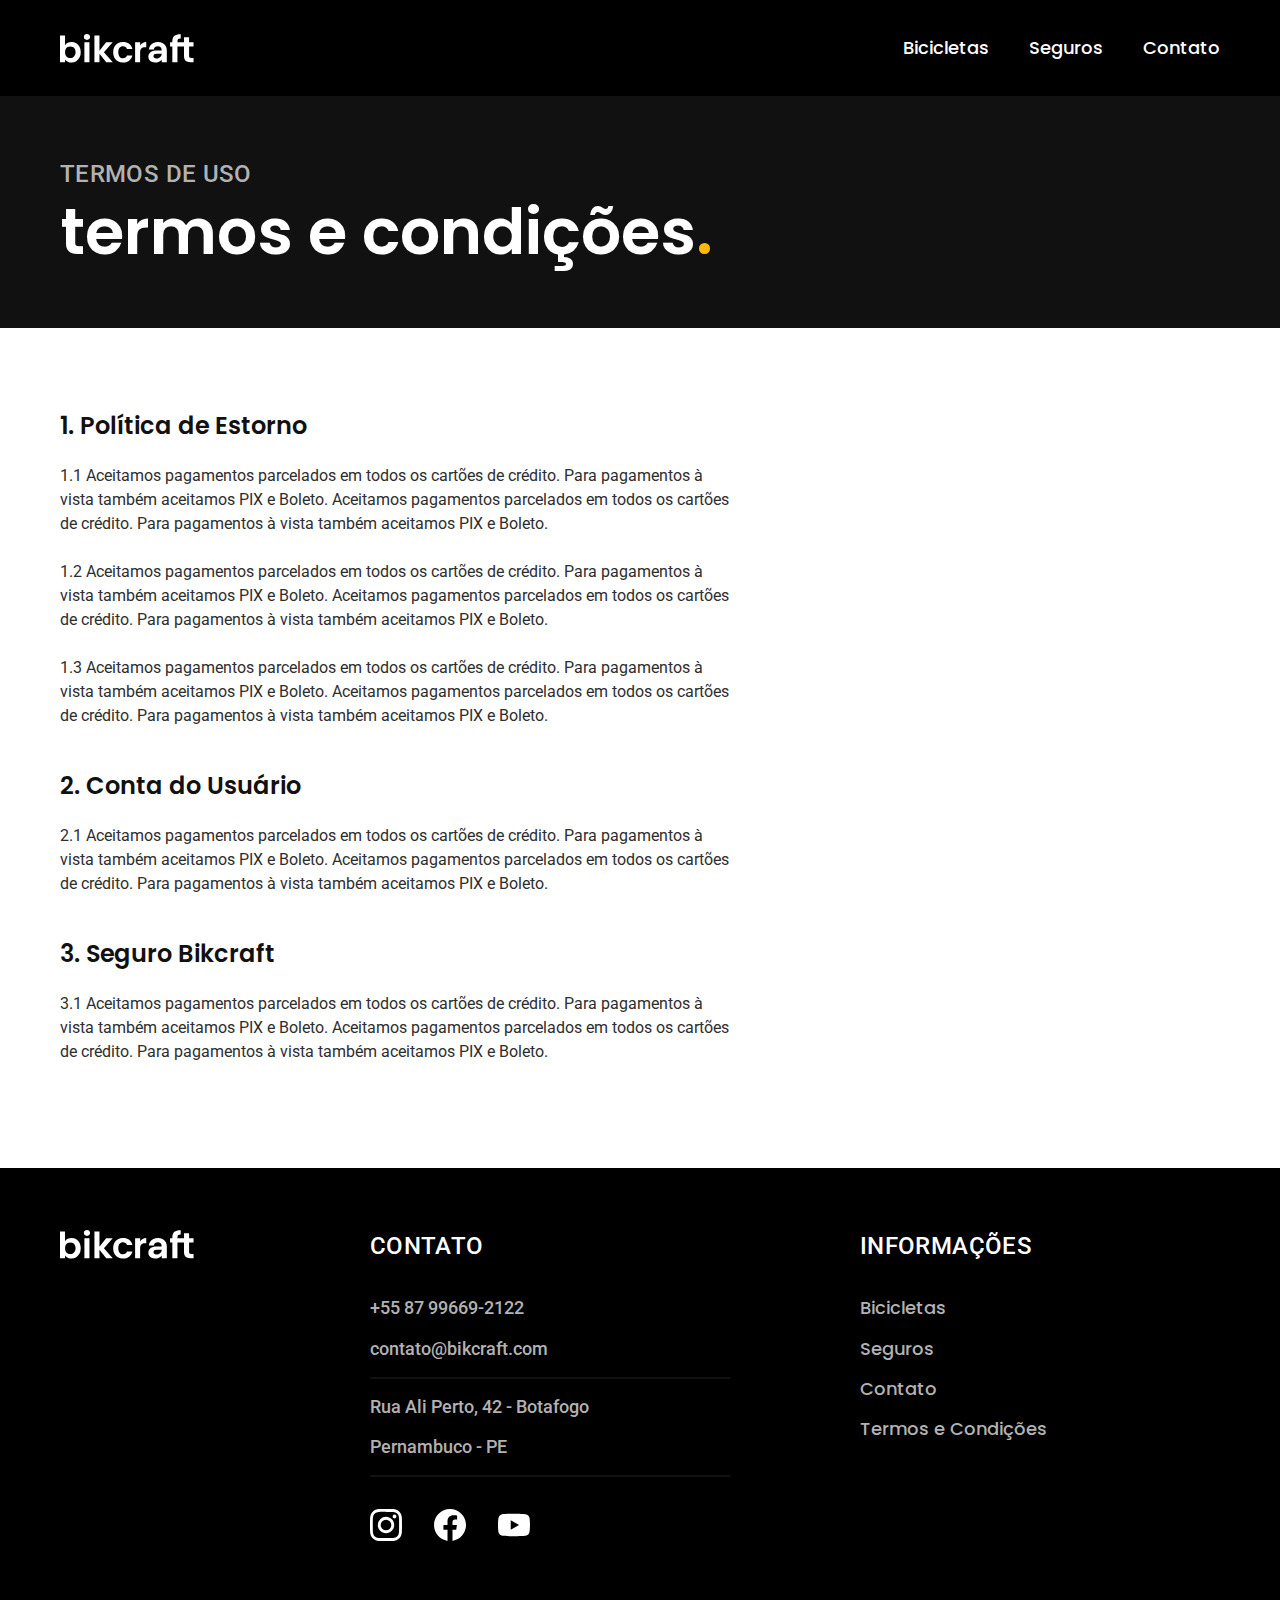
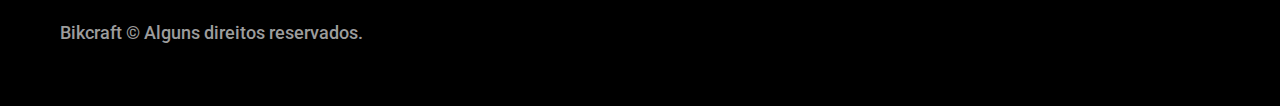
<file: termos.html>
<!DOCTYPE html>
<html lang="pt-br">

<head>
  <meta charset="UTF-8">
  <meta http-equiv="X-UA-Compatible" content="IE=edge">
  <meta name="viewport" content="width=device-width, initial-scale=1.0">
  <meta name="descripiton" content="Termos e Condições">
  <title>Termos | e Condições Bikcraft</title>

  <link rel="stylesheet" href="./css/style.css">

  <link rel="preconnect" href="https://fonts.googleapis.com">
  <link rel="preconnect" href="https://fonts.gstatic.com" crossorigin>
  <link href="https://fonts.googleapis.com/css2?family=Merriweather:ital,wght@1,900&family=Poppins:wght@400;600&family=Roboto:wght@400;500&display=swap" rel="stylesheet">
</head>

<body id="termos">
  <header class="header-bg">
    <div class="header container">

      <a href="./">
        <img src="./img/bikcraft.svg" alt="Bikcraft">
      </a>
      <nav aria-label="primaria">
        <ul class="header-menu font-1-m">
          <li><a href="./bicicletas.html">Bicicletas</a></li>
          <li><a href="./seguros.html">Seguros</a></li>
          <li><a href="./contato.html">Contato</a></li>
        </ul>
      </nav>

    </div>
  </header>

  <main>
    <div class="titulo-bg">
      <div class="titulo container">
        <p class="font-2-l-b cor-5">Termos de uso</p>
        <h1 class="font-1-xxl cor-0">termos e condições<span class="cor-p1">.</span></h1>
      </div>
    </div>
    <div class="termos font-2-s cor-10 container">
      <h2 class="font-1-l cor-11">1. Política de Estorno</h2>
      <p>1.1 Aceitamos pagamentos parcelados em todos os cartões de crédito. Para pagamentos à vista também aceitamos PIX e Boleto. Aceitamos pagamentos parcelados em todos os cartões de crédito. Para pagamentos à vista também aceitamos PIX e Boleto.</p>
      <p>1.2 Aceitamos pagamentos parcelados em todos os cartões de crédito. Para pagamentos à vista também aceitamos PIX e Boleto. Aceitamos pagamentos parcelados em todos os cartões de crédito. Para pagamentos à vista também aceitamos PIX e Boleto.</p>
      <p>1.3 Aceitamos pagamentos parcelados em todos os cartões de crédito. Para pagamentos à vista também aceitamos PIX e Boleto. Aceitamos pagamentos parcelados em todos os cartões de crédito. Para pagamentos à vista também aceitamos PIX e Boleto.</p>
      <h2 class="font-1-l cor-11">2. Conta do Usuário</h2>
      <p>2.1 Aceitamos pagamentos parcelados em todos os cartões de crédito. Para pagamentos à vista também aceitamos PIX e Boleto. Aceitamos pagamentos parcelados em todos os cartões de crédito. Para pagamentos à vista também aceitamos PIX e Boleto.</p>
      <h2 class="font-1-l cor-11">3. Seguro Bikcraft</h2>
      <p>3.1 Aceitamos pagamentos parcelados em todos os cartões de crédito. Para pagamentos à vista também aceitamos PIX e Boleto. Aceitamos pagamentos parcelados em todos os cartões de crédito. Para pagamentos à vista também aceitamos PIX e Boleto.</p>
    </div>
  </main>

  <footer class="footer-bg">
    <div class="footer container">
      <img src="./img/bikcraft.svg" alt="Bikcraft">
      <div class="footer-contato">

        <h3 class="font-2-l-b cor-0">Contato</h3>
        <ul class="font-2-m cor-5">
          <li><a href="tel:+5587999999999">+55 87 99669-2122</a></li>
          <li><a href="mailto">contato@bikcraft.com</a></li>
          <li>Rua Ali Perto, 42 - Botafogo</li>
          <li>Pernambuco - PE</li>
        </ul>
        <div class="footer-redes">
          <a href="./">
            <img src="./img/redes/instagram.svg" alt="Instagram">
          </a>
          <a href="./">
            <img src="./img/redes/facebook.svg" alt="Facebook">
          </a>
          <a href="./">
            <img src="./img/redes/youtube.svg" alt="Youtube">
          </a>
        </div>

      </div>
      <div class="footer-informacoes">
        <h3 class="font-2-l-b cor-0">Informações</h3>
        <nav>
          <ul class="font-1-m cor-5">
            <li><a href="./bicicletas.html">Bicicletas</a></li>
            <li><a href="./seguros.html">Seguros</a></li>
            <li><a href="./contato.html">Contato</a></li>
            <li><a href="./termos.html">Termos e Condições</a></li>
          </ul>
        </nav>
      </div>
      <p class="font-2-m cor-6 footer-copy">Bikcraft © Alguns direitos reservados.</p>
    </div>
  </footer>
</body>

</html>
</file>
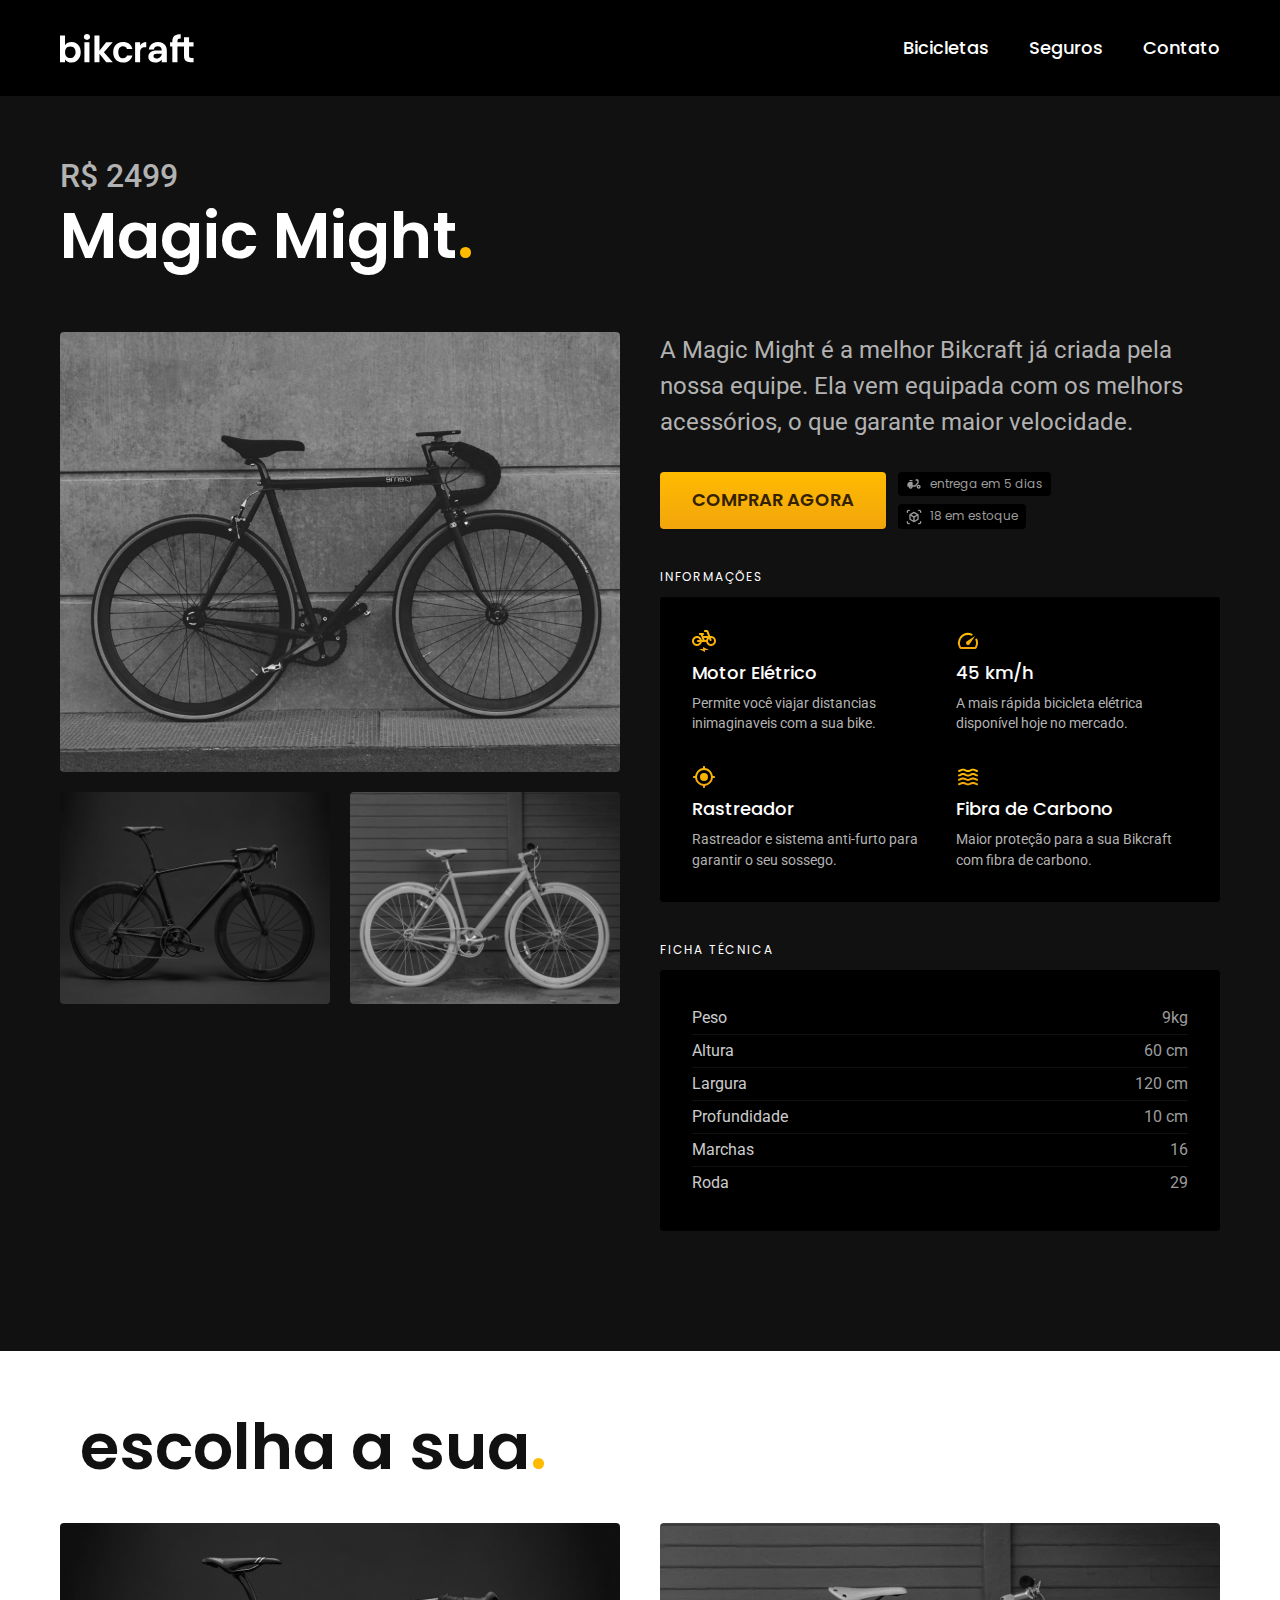
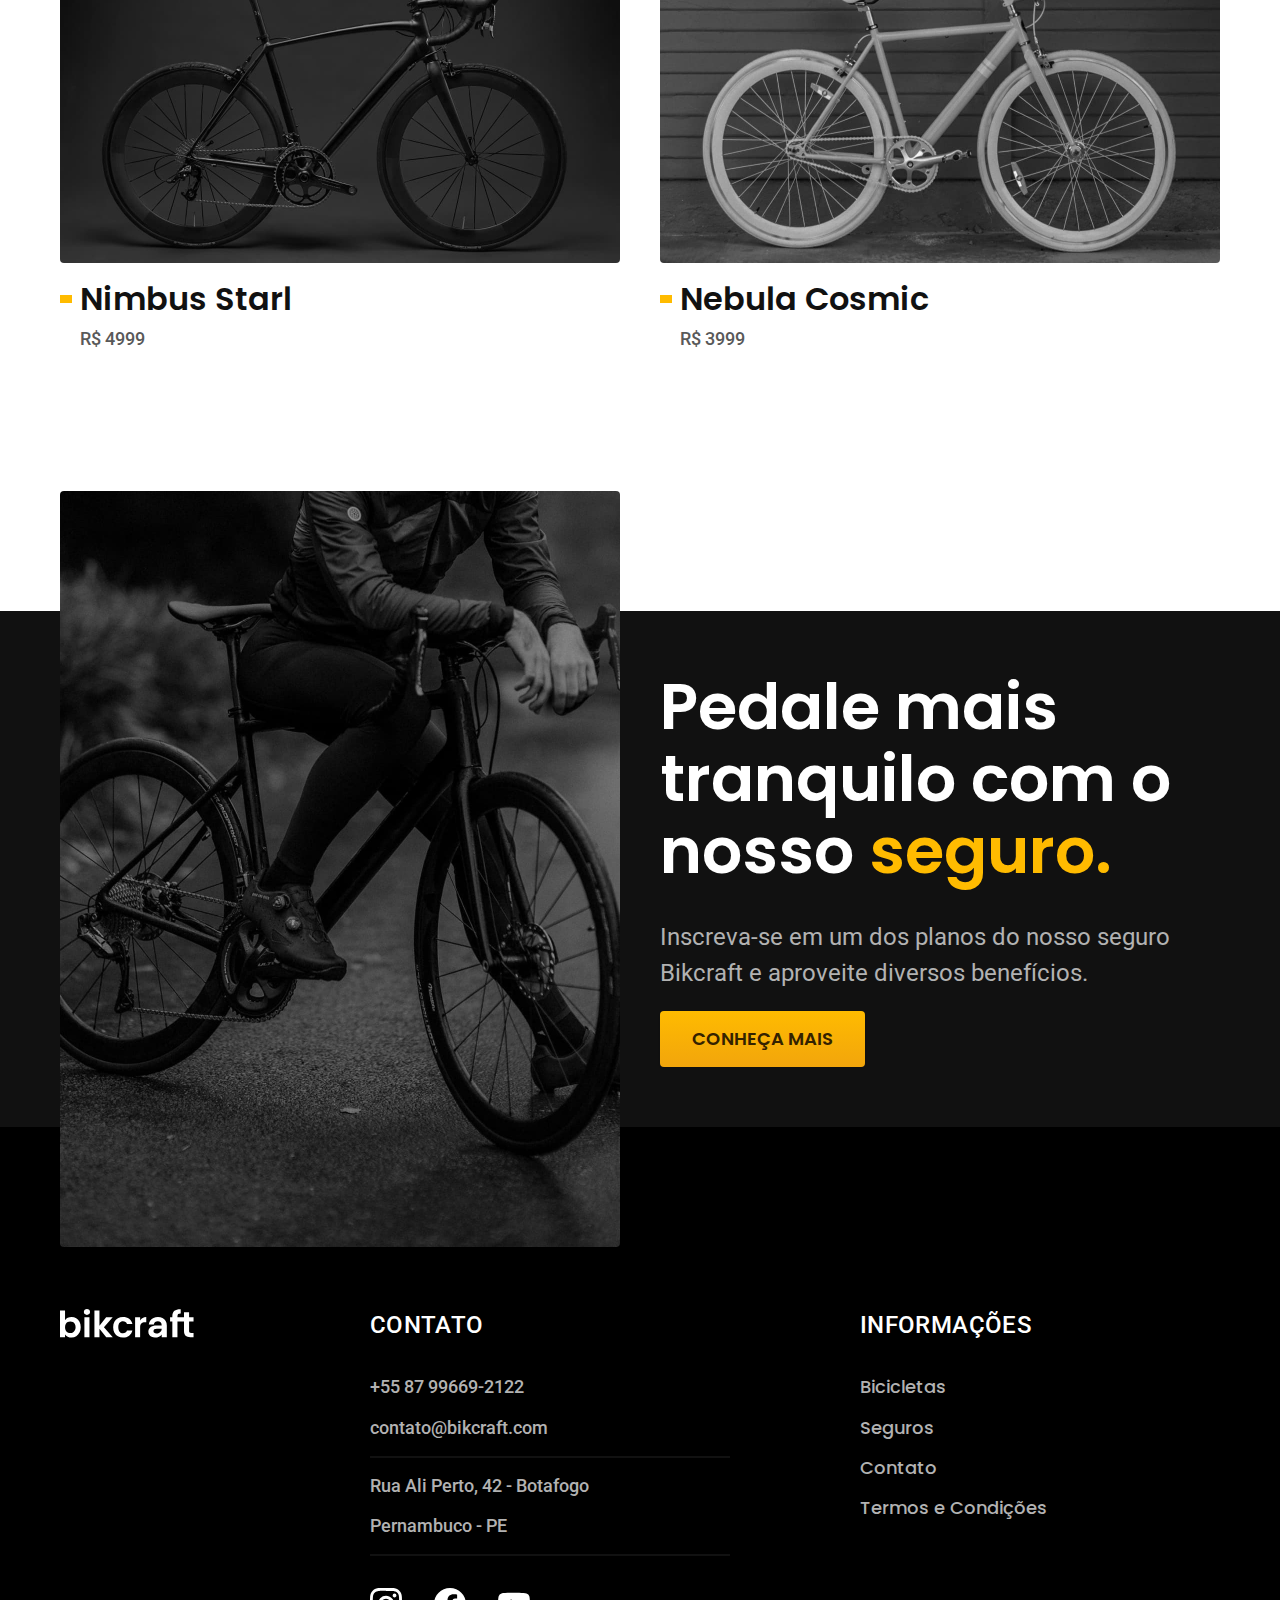
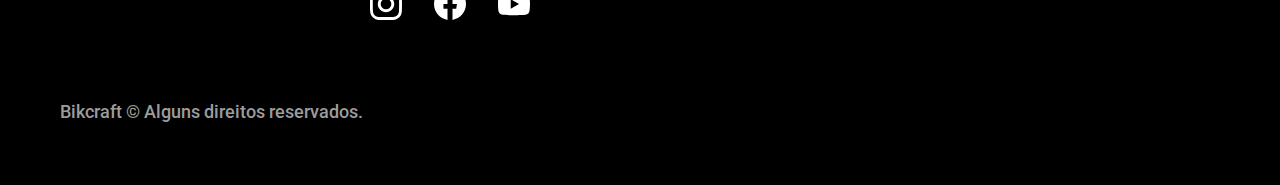
<file: bibicletas/magic.html>
<!DOCTYPE html>
<html lang="pt-br">

<head>
  <meta charset="UTF-8">
  <meta http-equiv="X-UA-Compatible" content="IE=edge">
  <meta name="viewport" content="width=device-width, initial-scale=1.0">
  <meta name="descripiton" content="Termos e Condições">
  <title>Magic | Bikcraft</title>

  <link rel="stylesheet" href="../css/style.css">

  <link rel="preconnect" href="https://fonts.googleapis.com">
  <link rel="preconnect" href="https://fonts.gstatic.com" crossorigin>
  <link href="https://fonts.googleapis.com/css2?family=Merriweather:ital,wght@1,900&family=Poppins:wght@400;600&family=Roboto:wght@400;500&display=swap" rel="stylesheet">
</head>

<body id="bicicleta">
  <header class="header-bg">
    <div class="header container">

      <a href="../">
        <img src="../img/bikcraft.svg" alt="Bikcraft">
      </a>
      <nav aria-label="primaria">
        <ul class="header-menu font-1-m">
          <li><a href="../bicicletas.html">Bicicletas</a></li>
          <li><a href="../seguros.html">Seguros</a></li>
          <li><a href="../contato.html">Contato</a></li>
        </ul>
      </nav>

    </div>
  </header>

  <main class="titulo-bg">
    <div>
      <div class="titulo container">
        <p class="font-2-xl cor-5">R$ 2499</p>
        <h1 class="font-1-xxl cor-0">Magic Might<span class="cor-p1">.</span></h1>
      </div>
      <div class="bicicleta container">
        <div class="bicicleta-imagens">
          <img src="../img/bicicleta/nimbus2.jpg" alt="">
          <img src="../img/bicicleta/nimbus1.jpg" alt="">
          <img src="../img/bicicleta/nimbus3.jpg" alt="">
        </div>
        <div class="bicicleta-conteudo">
          <p class="font-2-l cor-5">A Magic Might é a melhor Bikcraft já criada pela nossa equipe. Ela vem equipada com os melhors acessórios, o que garante maior velocidade.</p>
          <div class="bicicleta-comprar">
            <a class="botao" href="../orcamento.html">Comprar Agora</a>
            <span class="font-1-xs cor-6"><img src="../img/icones/entrega.svg" alt=""> entrega em 5 dias</span>
            <span class="font-1-xs cor-6"><img src="../img/icones/estoque.svg" alt=""> 18 em estoque</span>
          </div>
          <h2 class="font-1-xs cor-0">Informações</h2>
          <ul class="bicicleta-informacoes">
            <li>
              <img src="../img/icones/eletrica.svg" alt="">
              <h3 class="font-1-m cor-0">Motor Elétrico</h3>
              <p class="font-2-xs cor-5">Permite você viajar distancias inimaginaveis com a sua bike.</p>
            </li>
            <li>
              <img src="../img/icones/velocidade.svg" alt="">
              <h3 class="font-1-m cor-0">45 km/h</h3>
              <p class="font-2-xs cor-5">A mais rápida bicicleta elétrica disponível hoje no mercado.</p>
            </li>
            <li>
              <img src="../img/icones/rastreador.svg" alt="">
              <h3 class="font-1-m cor-0">Rastreador</h3>
              <p class="font-2-xs cor-5">Rastreador e sistema anti-furto para garantir o seu sossego.</p>
            </li>
            <li>
              <img src="../img/icones/carbono.svg" alt="">
              <h3 class="font-1-m cor-0">Fibra de Carbono</h3>
              <p class="font-2-xs cor-5">Maior proteção para a sua Bikcraft com fibra de carbono.</p>
            </li>
          </ul>
          <h2 class="font-1-xs cor-0">Ficha técnica</h2>
          <ul class="bicicleta-ficha font-2-s cor-4">
            <li>Peso <span>9kg</span></li>
            <li>Altura <span>60 cm</span></li>
            <li>Largura <span>120 cm</span></li>
            <li>Profundidade <span>10 cm</span></li>
            <li>Marchas <span>16</span></li>
            <li>Roda <span>29</span></li>
          </ul>
        </div>


      </div>
    </div>

  </main>

  <article class="bicicletas-listas container">
    <h2 class="container font-1-xxl">escolha a sua<span class="cor-p1">.</span></h2>
    <ul>
      <li>
        <a href="./nimbus.html">
          <img src="../img/bicicletas/nimbus.jpg" alt="Bicicleta preta">
          <h3 class="font-1-xl">Nimbus Starl</h3>
          <span class="font-2-m cor-8">R$ 4999</span>
        </a>
      </li>
      <li>
        <a href="./nebula.html">
          <img src="../img/bicicletas/nebula.jpg" alt="Bicicleta preta">
          <h3 class="font-1-xl">Nebula Cosmic</h3>
          <span class="font-2-m cor-8">R$ 3999</span>
        </a>
      </li>

    </ul>
  </article>

  <article class="seguro-bg">
    <div class="seguro container">
      <div class="seguro-imagem"><img src="../img/fotos/seguros.jpg" alt="Pessoa parada em cima de uma bicicleta."></div>
      <div class="seguro-conteudo">
        <h2 class="font-1-xxl cor-0">Pedale mais tranquilo com o nosso <span class="cor-p1">seguro.</span></h2>
        <p class="font-2-l cor-5">Inscreva-se em um dos planos do nosso seguro Bikcraft e aproveite diversos benefícios.</p>
        <a class="botao" href="../seguros.html">Conheça Mais</a>
      </div>
    </div>
  </article>

  <footer class="footer-bg">
    <div class="footer container">
      <img src="../img/bikcraft.svg" alt="Bikcraft">
      <div class="footer-contato">

        <h3 class="font-2-l-b cor-0">Contato</h3>
        <ul class="font-2-m cor-5">
          <li><a href="tel:+5587999999999">+55 87 99669-2122</a></li>
          <li><a href="mailto">contato@bikcraft.com</a></li>
          <li>Rua Ali Perto, 42 - Botafogo</li>
          <li>Pernambuco - PE</li>
        </ul>
        <div class="footer-redes">
          <a href="../">
            <img src="../img/redes/instagram.svg" alt="Instagram">
          </a>
          <a href="../">
            <img src="../img/redes/facebook.svg" alt="Facebook">
          </a>
          <a href="../">
            <img src="../img/redes/youtube.svg" alt="Youtube">
          </a>
        </div>

      </div>
      <div class="footer-informacoes">
        <h3 class="font-2-l-b cor-0">Informações</h3>
        <nav>
          <ul class="font-1-m cor-5">
            <li><a href="../bicicletas.html">Bicicletas</a></li>
            <li><a href="../seguros.html">Seguros</a></li>
            <li><a href="../contato.html">Contato</a></li>
            <li><a href="../termos.html">Termos e Condições</a></li>
          </ul>
        </nav>
      </div>
      <p class="font-2-m cor-6 footer-copy">Bikcraft © Alguns direitos reservados.</p>
    </div>
  </footer>
</body>

</html>
</file>
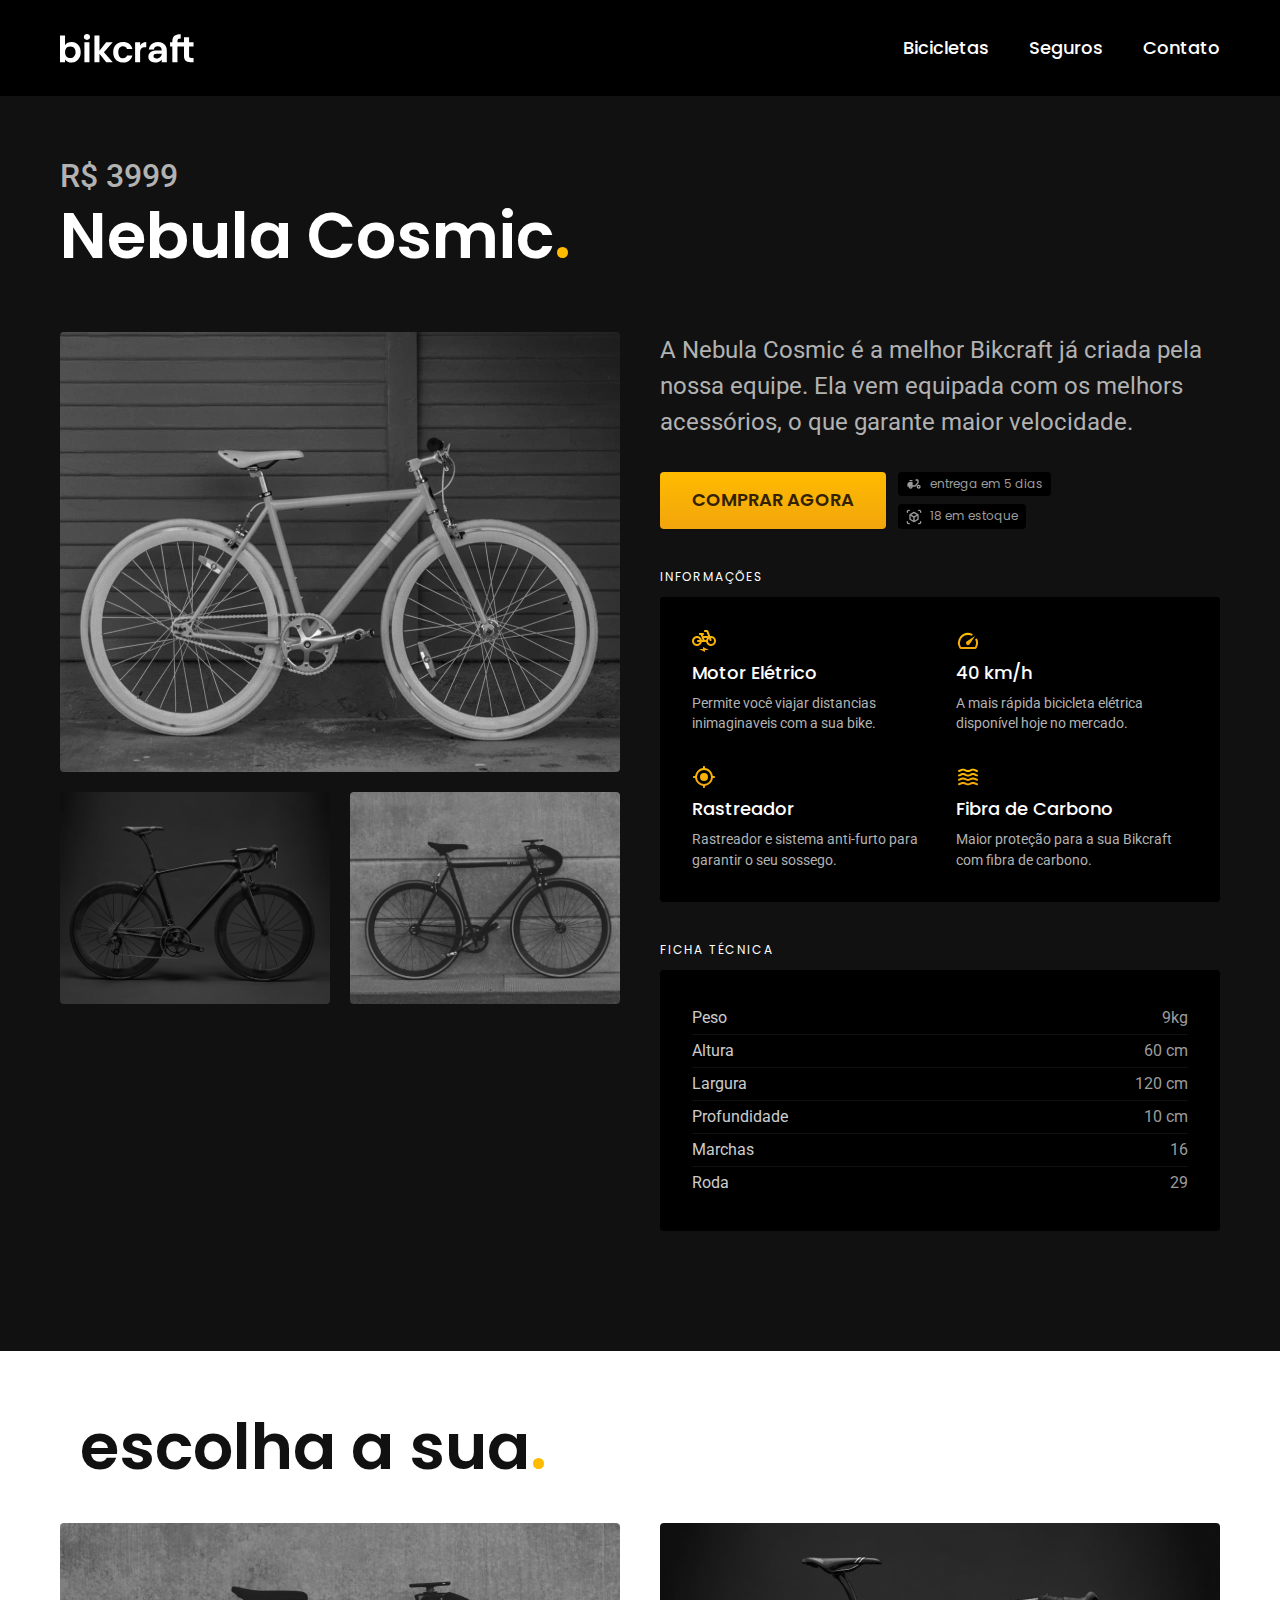
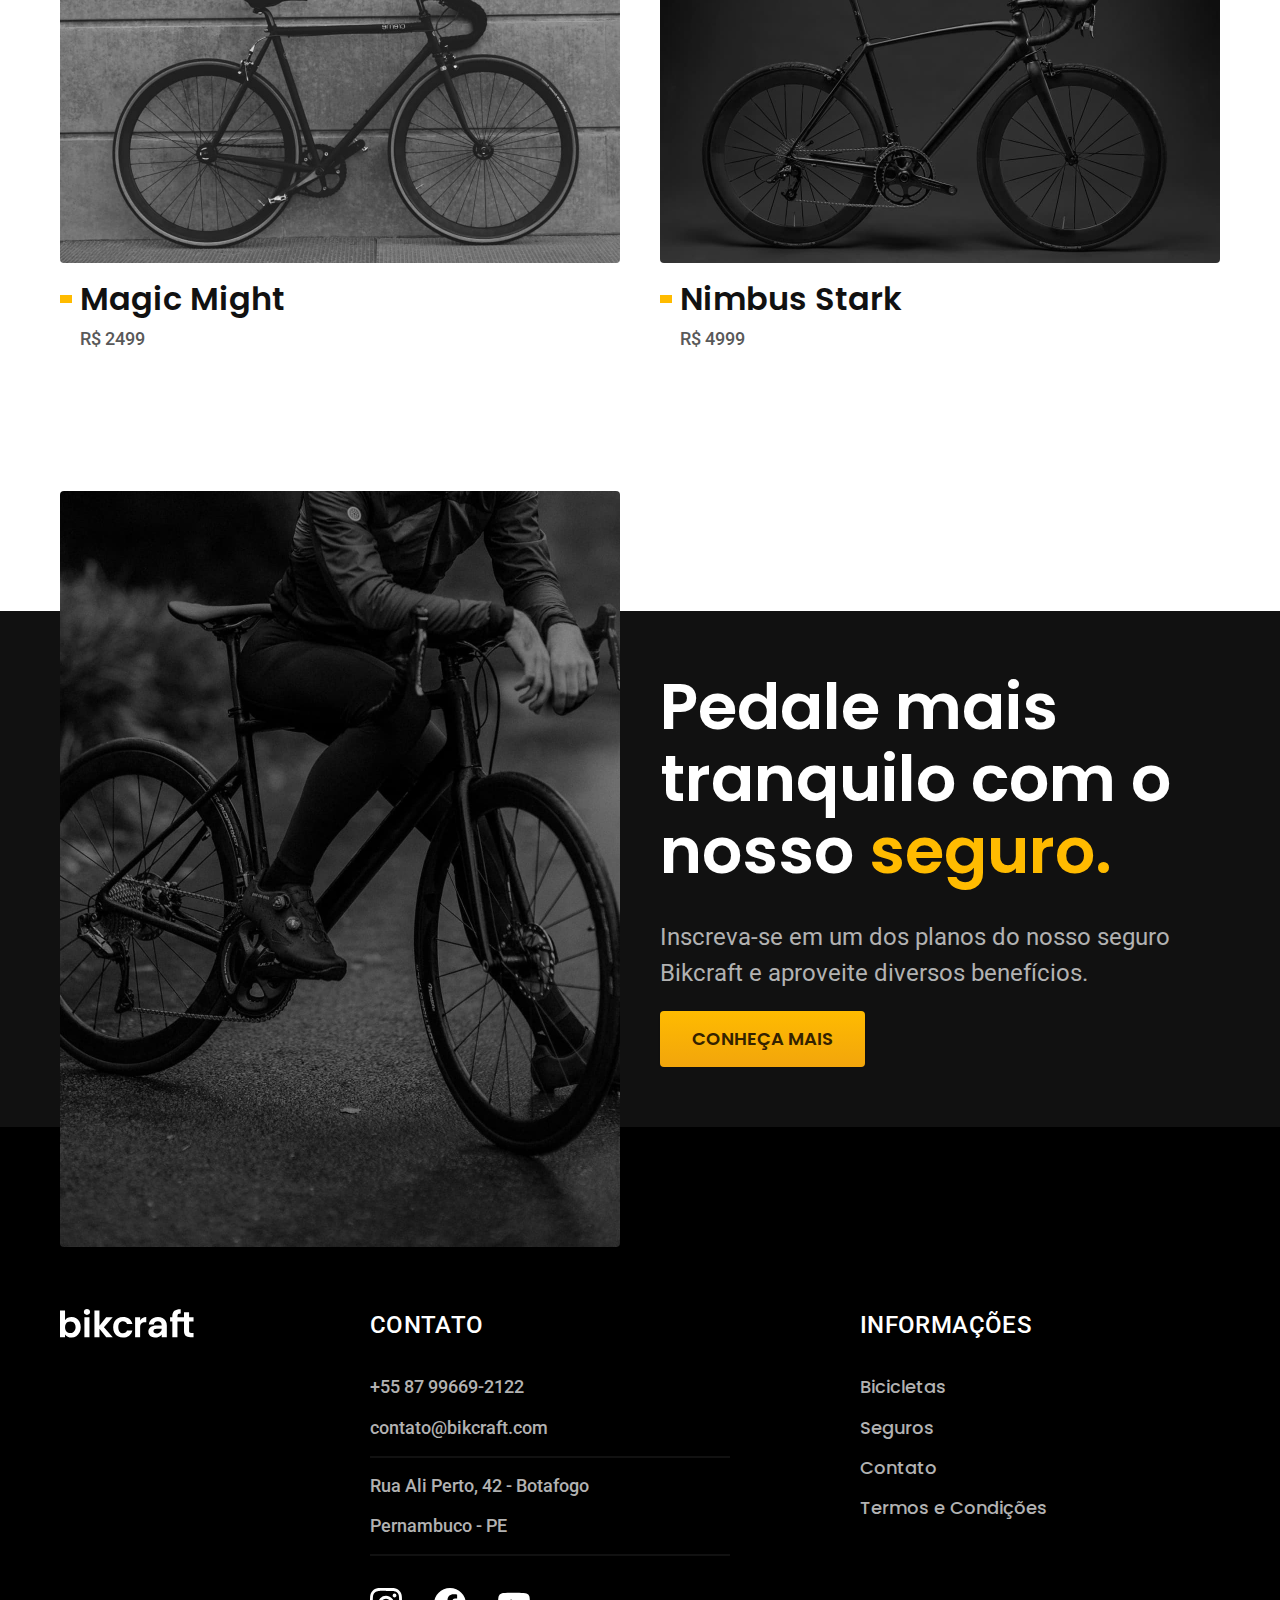
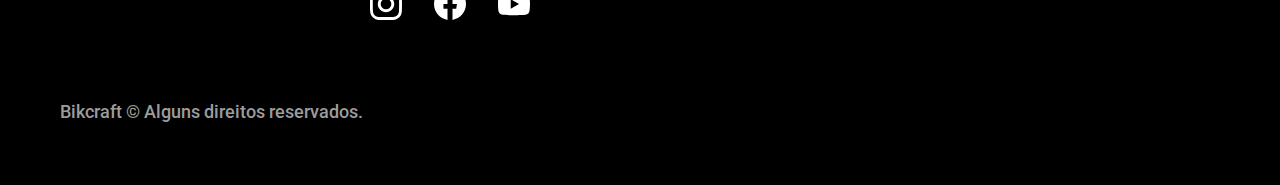
<file: bibicletas/nebula.html>
<!DOCTYPE html>
<html lang="pt-br">

<head>
  <meta charset="UTF-8">
  <meta http-equiv="X-UA-Compatible" content="IE=edge">
  <meta name="viewport" content="width=device-width, initial-scale=1.0">
  <meta name="descripiton" content="Termos e Condições">
  <title>Nebula | Bikcraft</title>

  <link rel="stylesheet" href="../css/style.css">

  <link rel="preconnect" href="https://fonts.googleapis.com">
  <link rel="preconnect" href="https://fonts.gstatic.com" crossorigin>
  <link href="https://fonts.googleapis.com/css2?family=Merriweather:ital,wght@1,900&family=Poppins:wght@400;600&family=Roboto:wght@400;500&display=swap" rel="stylesheet">
</head>

<body id="bicicleta">
  <header class="header-bg">
    <div class="header container">

      <a href="../">
        <img src="../img/bikcraft.svg" alt="Bikcraft">
      </a>
      <nav aria-label="primaria">
        <ul class="header-menu font-1-m">
          <li><a href="../bicicletas.html">Bicicletas</a></li>
          <li><a href="../seguros.html">Seguros</a></li>
          <li><a href="../contato.html">Contato</a></li>
        </ul>
      </nav>

    </div>
  </header>

  <main class="titulo-bg">
    <div>
      <div class="titulo container">
        <p class="font-2-xl cor-5">R$ 3999</p>
        <h1 class="font-1-xxl cor-0">Nebula Cosmic<span class="cor-p1">.</span></h1>
      </div>
      <div class="bicicleta container">
        <div class="bicicleta-imagens">
          <img src="../img/bicicleta/nimbus3.jpg" alt="">
          <img src="../img/bicicleta/nimbus1.jpg" alt="">
          <img src="../img/bicicleta/nimbus2.jpg" alt="">
        </div>
        <div class="bicicleta-conteudo">
          <p class="font-2-l cor-5">A Nebula Cosmic é a melhor Bikcraft já criada pela nossa equipe. Ela vem equipada com os melhors acessórios, o que garante maior velocidade.</p>
          <div class="bicicleta-comprar">
            <a class="botao" href="../orcamento.html">Comprar Agora</a>
            <span class="font-1-xs cor-6"><img src="../img/icones/entrega.svg" alt=""> entrega em 5 dias</span>
            <span class="font-1-xs cor-6"><img src="../img/icones/estoque.svg" alt=""> 18 em estoque</span>
          </div>
          <h2 class="font-1-xs cor-0">Informações</h2>
          <ul class="bicicleta-informacoes">
            <li>
              <img src="../img/icones/eletrica.svg" alt="">
              <h3 class="font-1-m cor-0">Motor Elétrico</h3>
              <p class="font-2-xs cor-5">Permite você viajar distancias inimaginaveis com a sua bike.</p>
            </li>
            <li>
              <img src="../img/icones/velocidade.svg" alt="">
              <h3 class="font-1-m cor-0">40 km/h</h3>
              <p class="font-2-xs cor-5">A mais rápida bicicleta elétrica disponível hoje no mercado.</p>
            </li>
            <li>
              <img src="../img/icones/rastreador.svg" alt="">
              <h3 class="font-1-m cor-0">Rastreador</h3>
              <p class="font-2-xs cor-5">Rastreador e sistema anti-furto para garantir o seu sossego.</p>
            </li>
            <li>
              <img src="../img/icones/carbono.svg" alt="">
              <h3 class="font-1-m cor-0">Fibra de Carbono</h3>
              <p class="font-2-xs cor-5">Maior proteção para a sua Bikcraft com fibra de carbono.</p>
            </li>
          </ul>
          <h2 class="font-1-xs cor-0">Ficha técnica</h2>
          <ul class="bicicleta-ficha font-2-s cor-4">
            <li>Peso <span>9kg</span></li>
            <li>Altura <span>60 cm</span></li>
            <li>Largura <span>120 cm</span></li>
            <li>Profundidade <span>10 cm</span></li>
            <li>Marchas <span>16</span></li>
            <li>Roda <span>29</span></li>
          </ul>
        </div>


      </div>
    </div>

  </main>

  <article class="bicicletas-listas container">
    <h2 class="container font-1-xxl">escolha a sua<span class="cor-p1">.</span></h2>
    <ul>
      <li>
        <a href="./magic.html">
          <img src="../img/bicicletas/magic.jpg" alt="Bicicleta preta">
          <h3 class="font-1-xl">Magic Might</h3>
          <span class="font-2-m cor-8">R$ 2499</span>
        </a>
      </li>
      <li>
        <a href="./nimbus.html">
          <img src="../img/bicicletas/nimbus.jpg" alt="Bicicleta preta">
          <h3 class="font-1-xl">Nimbus Stark</h3>
          <span class="font-2-m cor-8">R$ 4999</span>
        </a>
      </li>

    </ul>
  </article>

  <article class="seguro-bg">
    <div class="seguro container">
      <div class="seguro-imagem"><img src="../img/fotos/seguros.jpg" alt="Pessoa parada em cima de uma bicicleta."></div>
      <div class="seguro-conteudo">
        <h2 class="font-1-xxl cor-0">Pedale mais tranquilo com o nosso <span class="cor-p1">seguro.</span></h2>
        <p class="font-2-l cor-5">Inscreva-se em um dos planos do nosso seguro Bikcraft e aproveite diversos benefícios.</p>
        <a class="botao" href="../seguros.html">Conheça Mais</a>
      </div>
    </div>
  </article>

  <footer class="footer-bg">
    <div class="footer container">
      <img src="../img/bikcraft.svg" alt="Bikcraft">
      <div class="footer-contato">

        <h3 class="font-2-l-b cor-0">Contato</h3>
        <ul class="font-2-m cor-5">
          <li><a href="tel:+5587999999999">+55 87 99669-2122</a></li>
          <li><a href="mailto">contato@bikcraft.com</a></li>
          <li>Rua Ali Perto, 42 - Botafogo</li>
          <li>Pernambuco - PE</li>
        </ul>
        <div class="footer-redes">
          <a href="../">
            <img src="../img/redes/instagram.svg" alt="Instagram">
          </a>
          <a href="../">
            <img src="../img/redes/facebook.svg" alt="Facebook">
          </a>
          <a href="../">
            <img src="../img/redes/youtube.svg" alt="Youtube">
          </a>
        </div>

      </div>
      <div class="footer-informacoes">
        <h3 class="font-2-l-b cor-0">Informações</h3>
        <nav>
          <ul class="font-1-m cor-5">
            <li><a href="../bicicletas.html">Bicicletas</a></li>
            <li><a href="../seguros.html">Seguros</a></li>
            <li><a href="../contato.html">Contato</a></li>
            <li><a href="../termos.html">Termos e Condições</a></li>
          </ul>
        </nav>
      </div>
      <p class="font-2-m cor-6 footer-copy">Bikcraft © Alguns direitos reservados.</p>
    </div>
  </footer>
</body>

</html>
</file>
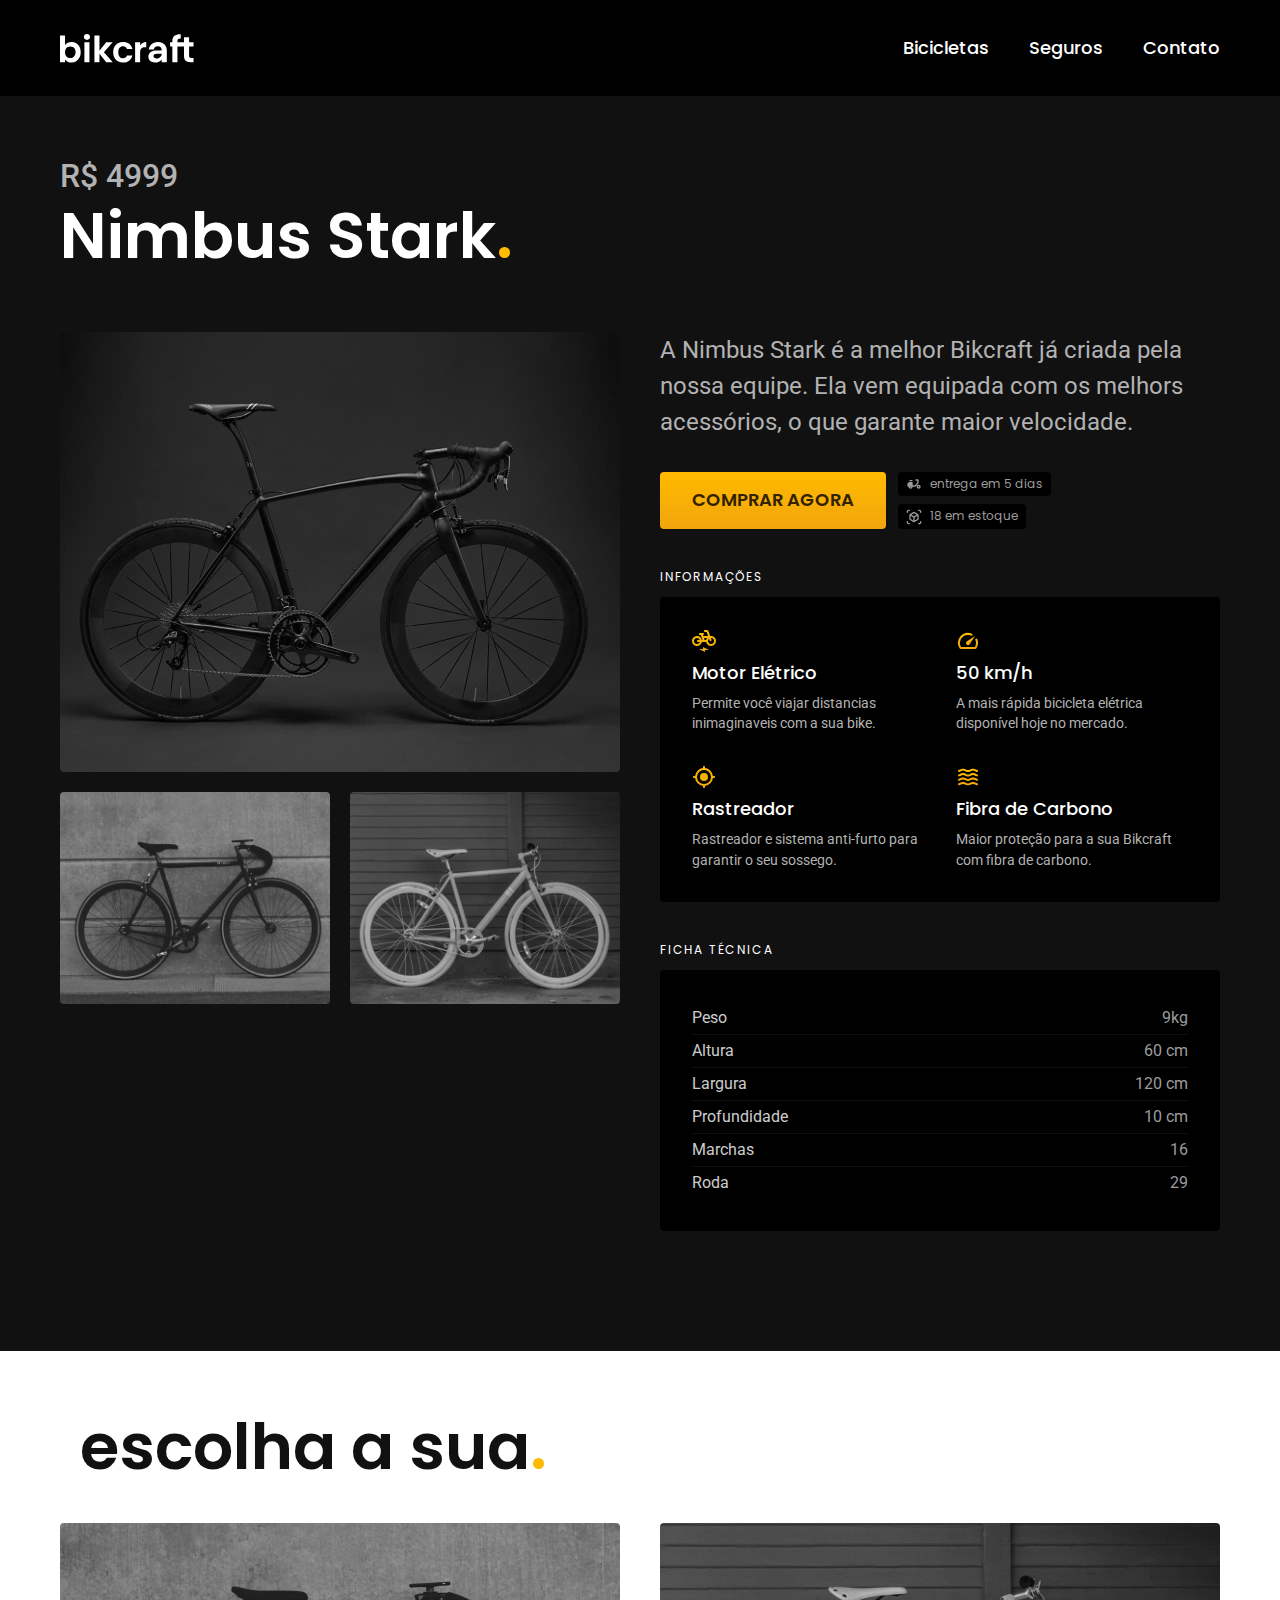
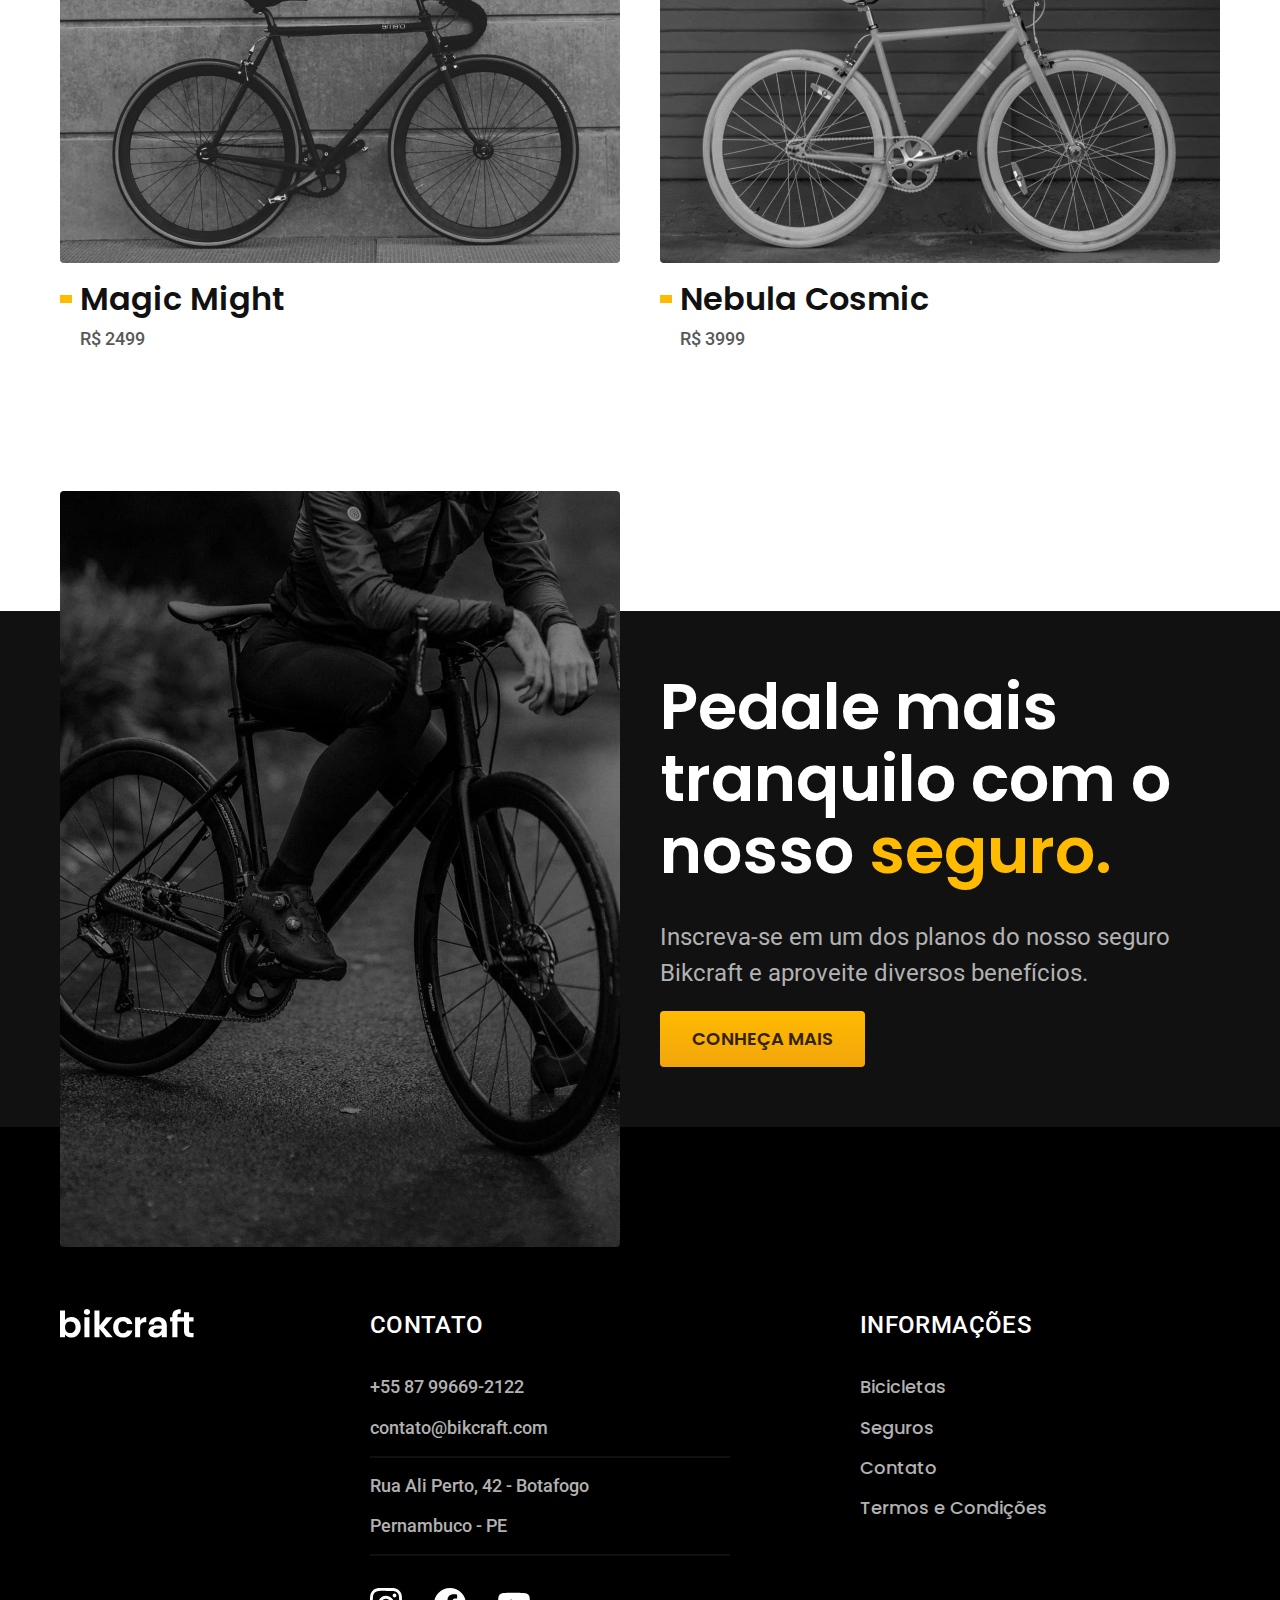
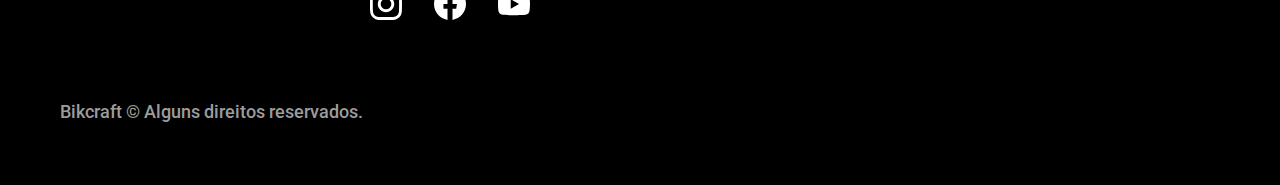
<file: bibicletas/nimbus.html>
<!DOCTYPE html>
<html lang="pt-br">

<head>
  <meta charset="UTF-8">
  <meta http-equiv="X-UA-Compatible" content="IE=edge">
  <meta name="viewport" content="width=device-width, initial-scale=1.0">
  <meta name="descripiton" content="Termos e Condições">
  <title>Nimbus | Bikcraft</title>

  <link rel="stylesheet" href="../css/style.css">

  <link rel="preconnect" href="https://fonts.googleapis.com">
  <link rel="preconnect" href="https://fonts.gstatic.com" crossorigin>
  <link href="https://fonts.googleapis.com/css2?family=Merriweather:ital,wght@1,900&family=Poppins:wght@400;600&family=Roboto:wght@400;500&display=swap" rel="stylesheet">
</head>

<body id="bicicleta">
  <header class="header-bg">
    <div class="header container">

      <a href="../">
        <img src="../img/bikcraft.svg" alt="Bikcraft">
      </a>
      <nav aria-label="primaria">
        <ul class="header-menu font-1-m">
          <li><a href="../bicicletas.html">Bicicletas</a></li>
          <li><a href="../seguros.html">Seguros</a></li>
          <li><a href="../contato.html">Contato</a></li>
        </ul>
      </nav>

    </div>
  </header>

  <main class="titulo-bg">
    <div>
      <div class="titulo container">
        <p class="font-2-xl cor-5">R$ 4999</p>
        <h1 class="font-1-xxl cor-0">Nimbus Stark<span class="cor-p1">.</span></h1>
      </div>
      <div class="bicicleta container">
        <div class="bicicleta-imagens">
          <img src="../img/bicicleta/nimbus1.jpg" alt="">
          <img src="../img/bicicleta/nimbus2.jpg" alt="">
          <img src="../img/bicicleta/nimbus3.jpg" alt="">
        </div>
        <div class="bicicleta-conteudo">
          <p class="font-2-l cor-5">A Nimbus Stark é a melhor Bikcraft já criada pela nossa equipe. Ela vem equipada com os melhors acessórios, o que garante maior velocidade.</p>
          <div class="bicicleta-comprar">
            <a class="botao" href="../orcamento.html">Comprar Agora</a>
            <span class="font-1-xs cor-6"><img src="../img/icones/entrega.svg" alt=""> entrega em 5 dias</span>
            <span class="font-1-xs cor-6"><img src="../img/icones/estoque.svg" alt=""> 18 em estoque</span>
          </div>
          <h2 class="font-1-xs cor-0">Informações</h2>
          <ul class="bicicleta-informacoes">
            <li>
              <img src="../img/icones/eletrica.svg" alt="">
              <h3 class="font-1-m cor-0">Motor Elétrico</h3>
              <p class="font-2-xs cor-5">Permite você viajar distancias inimaginaveis com a sua bike.</p>
            </li>
            <li>
              <img src="../img/icones/velocidade.svg" alt="">
              <h3 class="font-1-m cor-0">50 km/h</h3>
              <p class="font-2-xs cor-5">A mais rápida bicicleta elétrica disponível hoje no mercado.</p>
            </li>
            <li>
              <img src="../img/icones/rastreador.svg" alt="">
              <h3 class="font-1-m cor-0">Rastreador</h3>
              <p class="font-2-xs cor-5">Rastreador e sistema anti-furto para garantir o seu sossego.</p>
            </li>
            <li>
              <img src="../img/icones/carbono.svg" alt="">
              <h3 class="font-1-m cor-0">Fibra de Carbono</h3>
              <p class="font-2-xs cor-5">Maior proteção para a sua Bikcraft com fibra de carbono.</p>
            </li>
          </ul>
          <h2 class="font-1-xs cor-0">Ficha técnica</h2>
          <ul class="bicicleta-ficha font-2-s cor-4">
            <li>Peso <span>9kg</span></li>
            <li>Altura <span>60 cm</span></li>
            <li>Largura <span>120 cm</span></li>
            <li>Profundidade <span>10 cm</span></li>
            <li>Marchas <span>16</span></li>
            <li>Roda <span>29</span></li>
          </ul>
        </div>


      </div>
    </div>

  </main>

  <article class="bicicletas-listas container">
    <h2 class="container font-1-xxl">escolha a sua<span class="cor-p1">.</span></h2>
    <ul>
      <li>
        <a href="./magic.html">
          <img src="../img/bicicletas/magic.jpg" alt="Bicicleta preta">
          <h3 class="font-1-xl">Magic Might</h3>
          <span class="font-2-m cor-8">R$ 2499</span>
        </a>
      </li>
      <li>
        <a href="./nebula.html">
          <img src="../img/bicicletas/nebula.jpg" alt="Bicicleta preta">
          <h3 class="font-1-xl">Nebula Cosmic</h3>
          <span class="font-2-m cor-8">R$ 3999</span>
        </a>
      </li>

    </ul>
  </article>

  <article class="seguro-bg">
    <div class="seguro container">
      <div class="seguro-imagem"><img src="../img/fotos/seguros.jpg" alt="Pessoa parada em cima de uma bicicleta."></div>
      <div class="seguro-conteudo">
        <h2 class="font-1-xxl cor-0">Pedale mais tranquilo com o nosso <span class="cor-p1">seguro.</span></h2>
        <p class="font-2-l cor-5">Inscreva-se em um dos planos do nosso seguro Bikcraft e aproveite diversos benefícios.</p>
        <a class="botao" href="../seguros.html">Conheça Mais</a>
      </div>
    </div>
  </article>

  <footer class="footer-bg">
    <div class="footer container">
      <img src="../img/bikcraft.svg" alt="Bikcraft">
      <div class="footer-contato">

        <h3 class="font-2-l-b cor-0">Contato</h3>
        <ul class="font-2-m cor-5">
          <li><a href="tel:+5587999999999">+55 87 99669-2122</a></li>
          <li><a href="mailto">contato@bikcraft.com</a></li>
          <li>Rua Ali Perto, 42 - Botafogo</li>
          <li>Pernambuco - PE</li>
        </ul>
        <div class="footer-redes">
          <a href="../">
            <img src="../img/redes/instagram.svg" alt="Instagram">
          </a>
          <a href="../">
            <img src="../img/redes/facebook.svg" alt="Facebook">
          </a>
          <a href="../">
            <img src="../img/redes/youtube.svg" alt="Youtube">
          </a>
        </div>

      </div>
      <div class="footer-informacoes">
        <h3 class="font-2-l-b cor-0">Informações</h3>
        <nav>
          <ul class="font-1-m cor-5">
            <li><a href="../bicicletas.html">Bicicletas</a></li>
            <li><a href="../seguros.html">Seguros</a></li>
            <li><a href="../contato.html">Contato</a></li>
            <li><a href="../termos.html">Termos e Condições</a></li>
          </ul>
        </nav>
      </div>
      <p class="font-2-m cor-6 footer-copy">Bikcraft © Alguns direitos reservados.</p>
    </div>
  </footer>
</body>

</html>
</file>
<file: css/style.css>
@import "./global/global.css";
@import "./utilidades/tiprografia.css";
@import "./utilidades/cores.css";

@import "./global/header.css";
@import "./global/footer.css";
/*utilidades*/
@import "./utilidades/componentes.css";

/* home */
@import "./home/introducao.css";
@import "./home/tecnologia.css";
@import "./home/parceiros.css";
@import "./home/depoimento.css";

/*bicicletas*/
@import "./bicicletas/bicicletas-lista.css";
@import "./bicicletas/bicicletas.css";

/*bicicletas*/
@import "./bicicleta/bicicleta.css";
@import "./bicicleta/seguro.css";

/*seguros*/
@import "./seguros/seguros.css";
@import "./seguros/vantagens.css";
@import "./seguros/perguntas.css";

/*termos*/
@import "./termos/termos.css";
</file>
